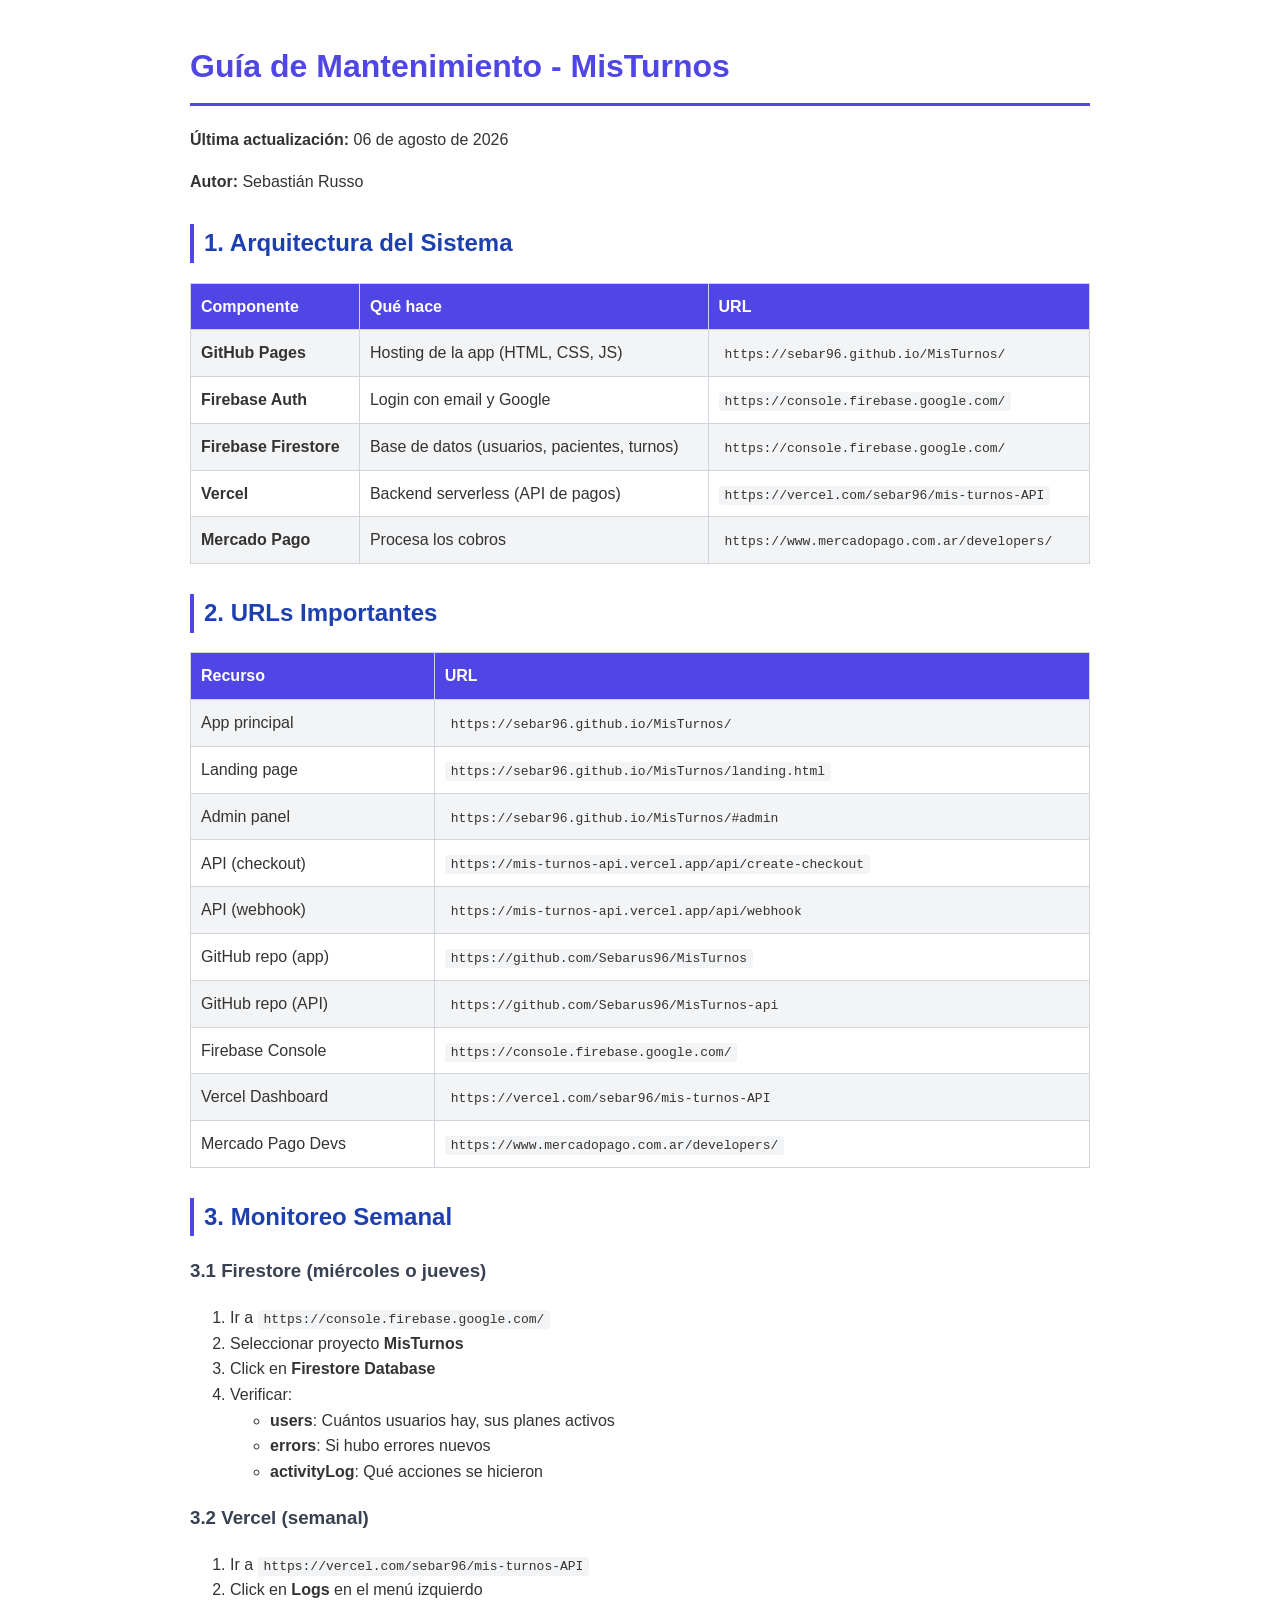
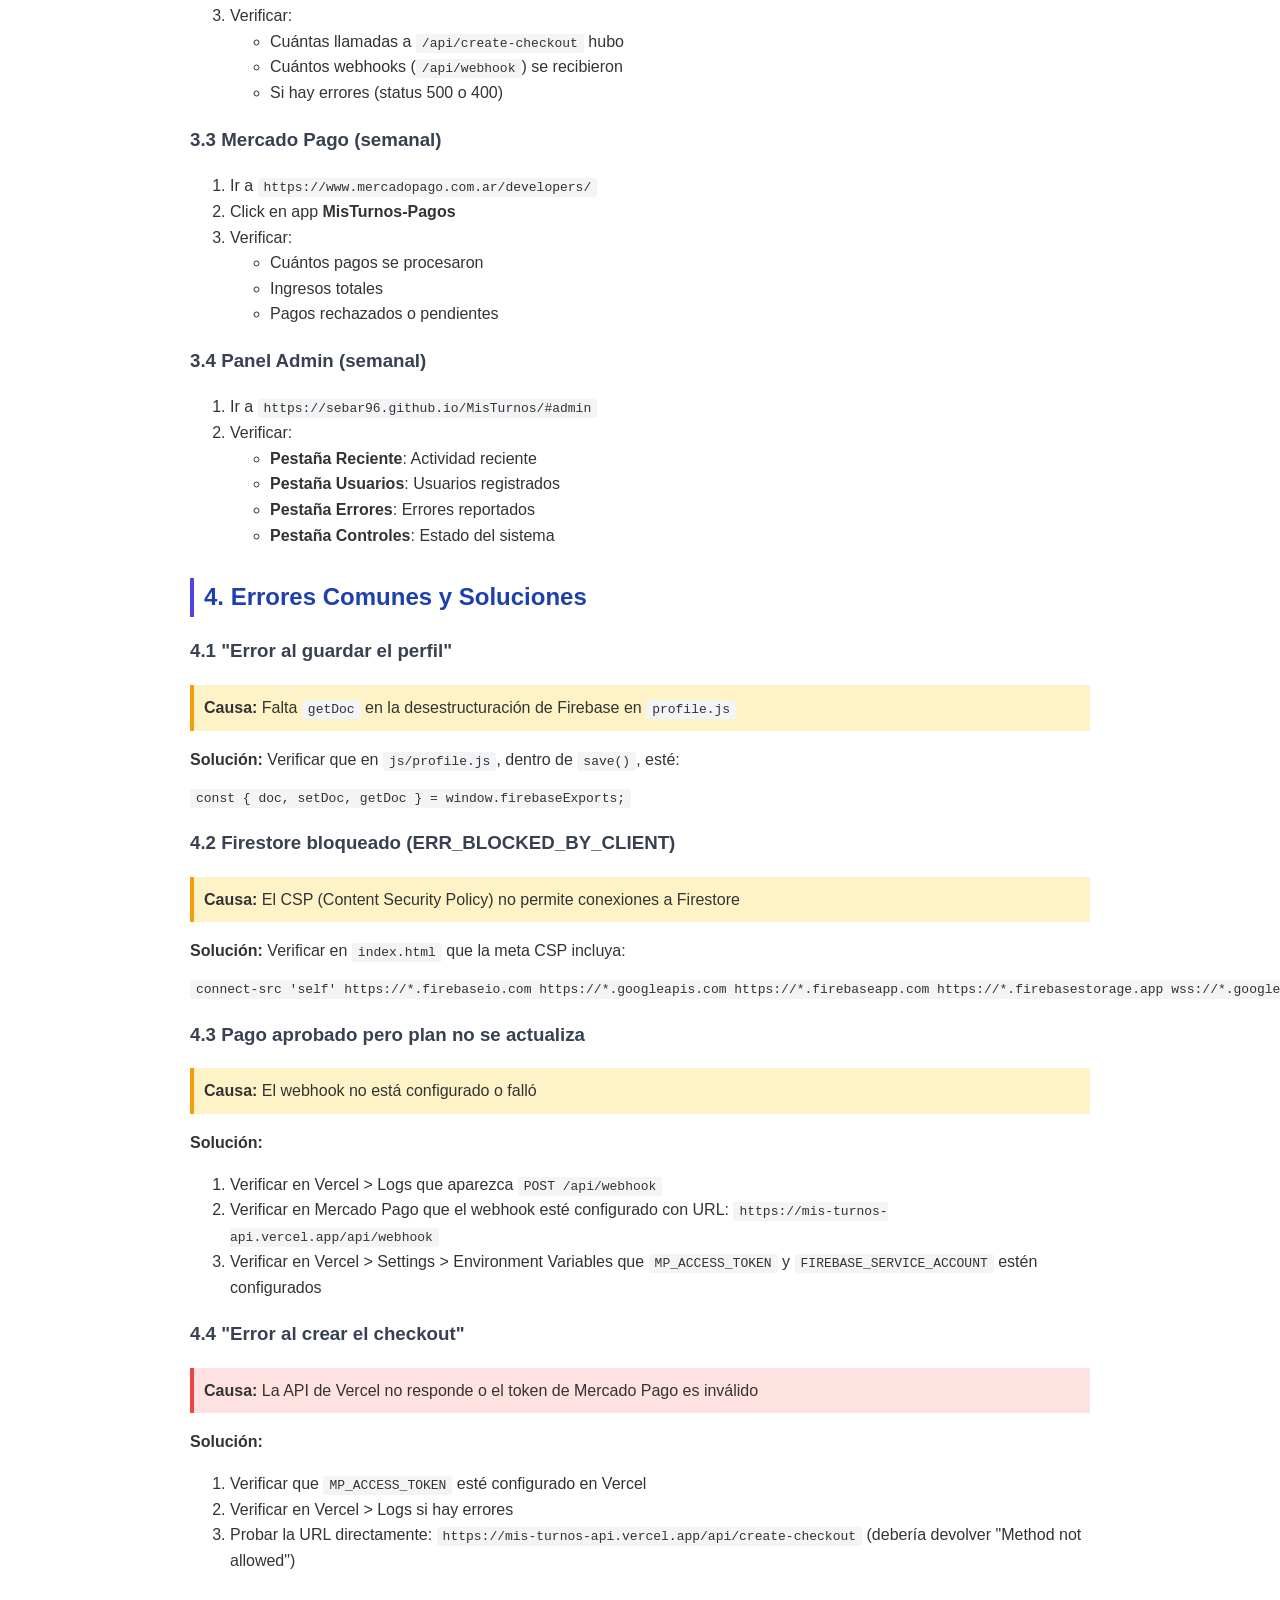
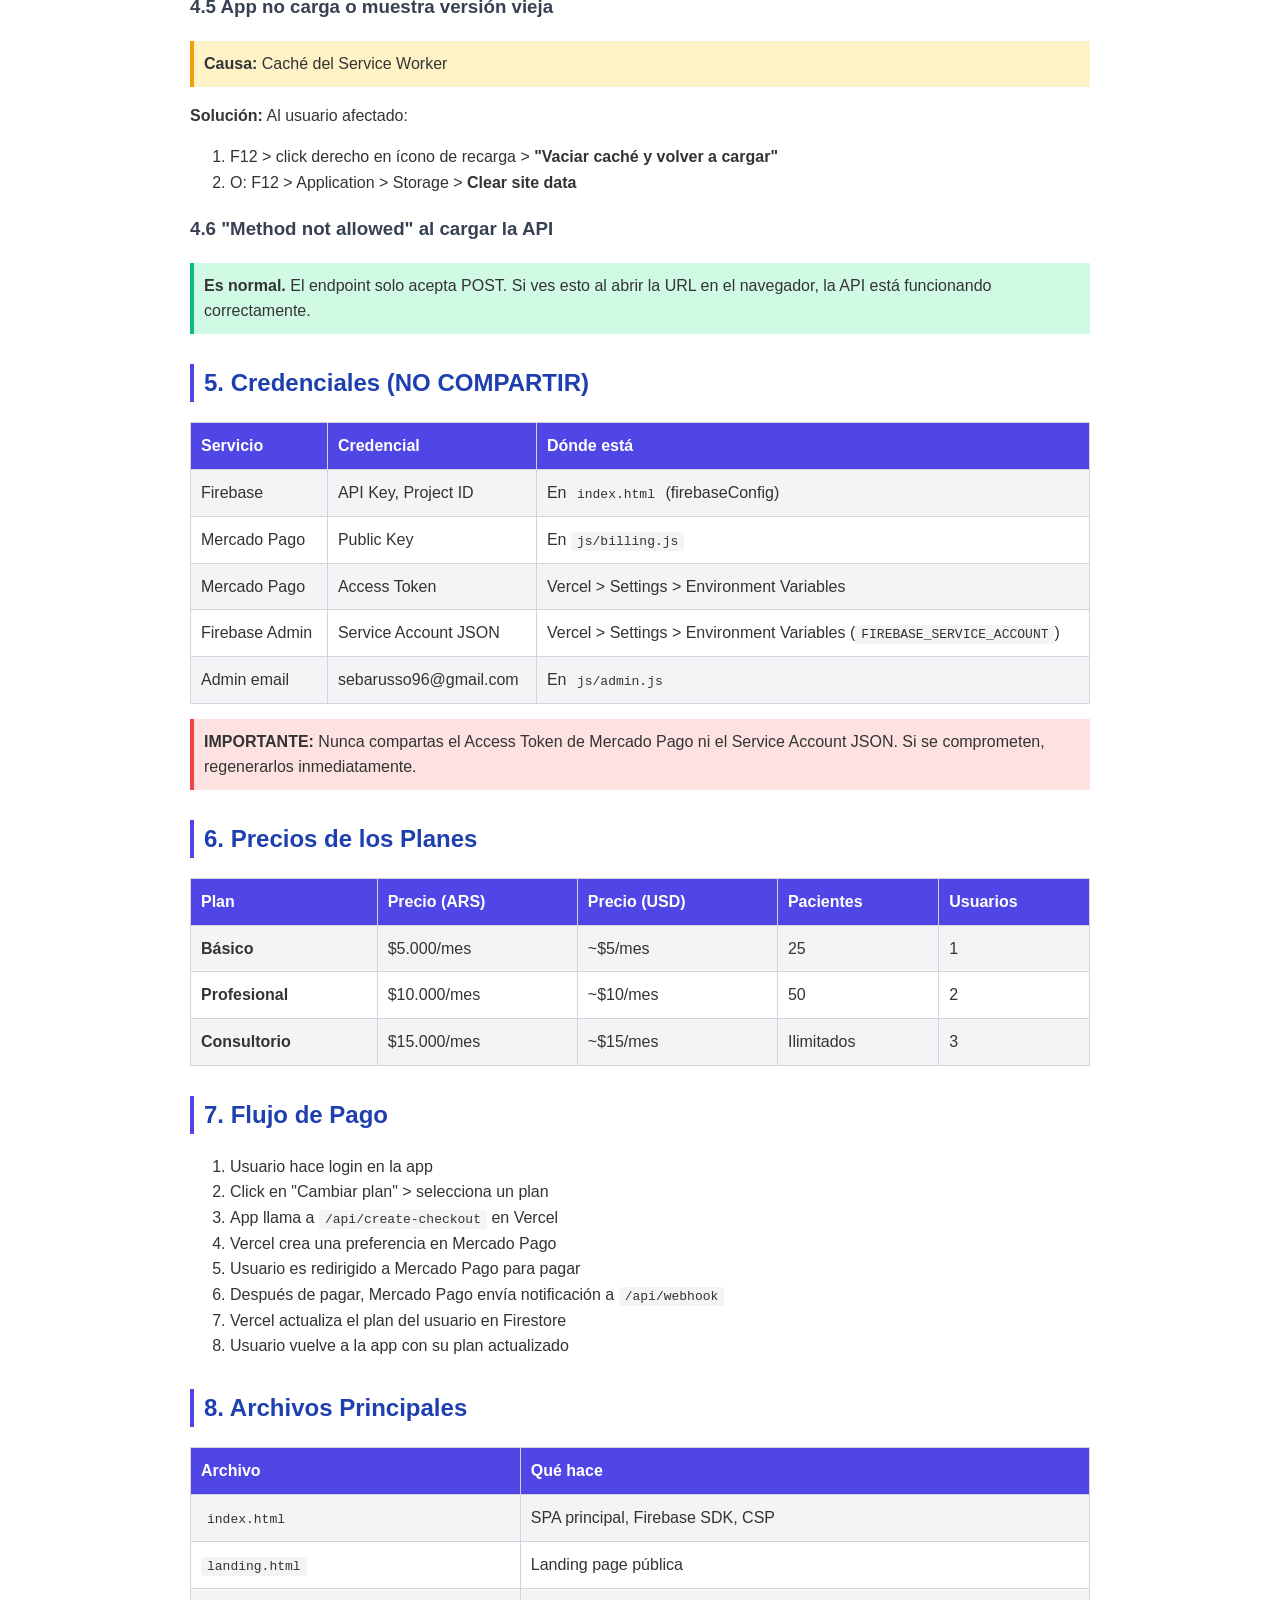
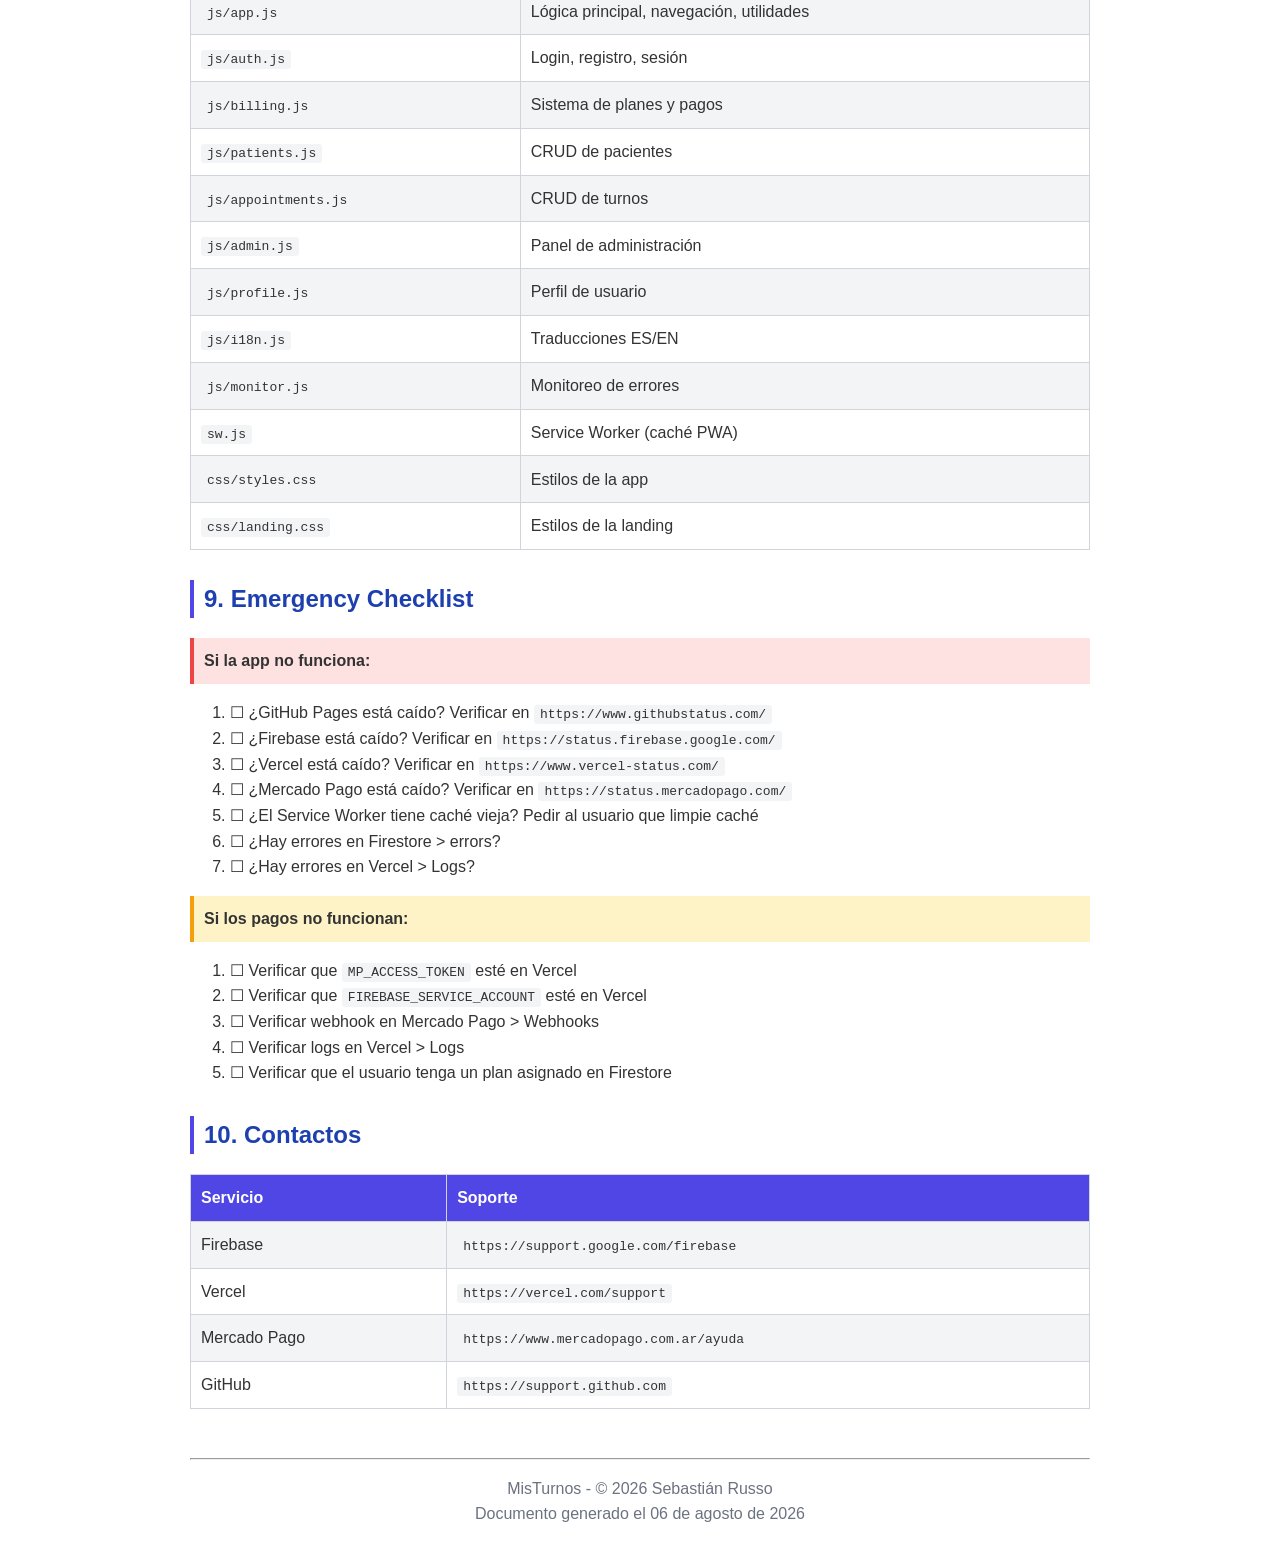
<file: guia-mantenimiento.html>
<!DOCTYPE html>
<html lang="es">
<head>
    <meta charset="UTF-8">
    <title>Guía de Mantenimiento - MisTurnos</title>
    <style>
        body { font-family: Arial, sans-serif; max-width: 900px; margin: 0 auto; padding: 20px; color: #333; line-height: 1.6; }
        h1 { color: #4f46e5; border-bottom: 3px solid #4f46e5; padding-bottom: 10px; }
        h2 { color: #1e40af; margin-top: 30px; border-left: 4px solid #4f46e5; padding-left: 10px; }
        h3 { color: #374151; }
        table { width: 100%; border-collapse: collapse; margin: 15px 0; }
        th, td { border: 1px solid #d1d5db; padding: 10px; text-align: left; }
        th { background-color: #4f46e5; color: white; }
        tr:nth-child(even) { background-color: #f3f4f6; }
        .url { font-family: monospace; background: #f3f4f6; padding: 2px 6px; border-radius: 3px; }
        .warning { background: #fef3c7; border-left: 4px solid #f59e0b; padding: 10px; margin: 10px 0; }
        .danger { background: #fee2e2; border-left: 4px solid #ef4444; padding: 10px; margin: 10px 0; }
        .success { background: #d1fae5; border-left: 4px solid #10b981; padding: 10px; margin: 10px 0; }
        code { background: #f3f4f6; padding: 2px 6px; border-radius: 3px; font-family: monospace; }
        @media print { body { padding: 0; } }
    </style>
</head>
<body>

<h1>Guía de Mantenimiento - MisTurnos</h1>
<p><strong>Última actualización:</strong> 06 de agosto de 2026</p>
<p><strong>Autor:</strong> Sebastián Russo</p>

<h2>1. Arquitectura del Sistema</h2>

<table>
    <tr>
        <th>Componente</th>
        <th>Qué hace</th>
        <th>URL</th>
    </tr>
    <tr>
        <td><strong>GitHub Pages</strong></td>
        <td>Hosting de la app (HTML, CSS, JS)</td>
        <td><span class="url">https://sebar96.github.io/MisTurnos/</span></td>
    </tr>
    <tr>
        <td><strong>Firebase Auth</strong></td>
        <td>Login con email y Google</td>
        <td><span class="url">https://console.firebase.google.com/</span></td>
    </tr>
    <tr>
        <td><strong>Firebase Firestore</strong></td>
        <td>Base de datos (usuarios, pacientes, turnos)</td>
        <td><span class="url">https://console.firebase.google.com/</span></td>
    </tr>
    <tr>
        <td><strong>Vercel</strong></td>
        <td>Backend serverless (API de pagos)</td>
        <td><span class="url">https://vercel.com/sebar96/mis-turnos-API</span></td>
    </tr>
    <tr>
        <td><strong>Mercado Pago</strong></td>
        <td>Procesa los cobros</td>
        <td><span class="url">https://www.mercadopago.com.ar/developers/</span></td>
    </tr>
</table>

<h2>2. URLs Importantes</h2>

<table>
    <tr>
        <th>Recurso</th>
        <th>URL</th>
    </tr>
    <tr>
        <td>App principal</td>
        <td><span class="url">https://sebar96.github.io/MisTurnos/</span></td>
    </tr>
    <tr>
        <td>Landing page</td>
        <td><span class="url">https://sebar96.github.io/MisTurnos/landing.html</span></td>
    </tr>
    <tr>
        <td>Admin panel</td>
        <td><span class="url">https://sebar96.github.io/MisTurnos/#admin</span></td>
    </tr>
    <tr>
        <td>API (checkout)</td>
        <td><span class="url">https://mis-turnos-api.vercel.app/api/create-checkout</span></td>
    </tr>
    <tr>
        <td>API (webhook)</td>
        <td><span class="url">https://mis-turnos-api.vercel.app/api/webhook</span></td>
    </tr>
    <tr>
        <td>GitHub repo (app)</td>
        <td><span class="url">https://github.com/Sebarus96/MisTurnos</span></td>
    </tr>
    <tr>
        <td>GitHub repo (API)</td>
        <td><span class="url">https://github.com/Sebarus96/MisTurnos-api</span></td>
    </tr>
    <tr>
        <td>Firebase Console</td>
        <td><span class="url">https://console.firebase.google.com/</span></td>
    </tr>
    <tr>
        <td>Vercel Dashboard</td>
        <td><span class="url">https://vercel.com/sebar96/mis-turnos-API</span></td>
    </tr>
    <tr>
        <td>Mercado Pago Devs</td>
        <td><span class="url">https://www.mercadopago.com.ar/developers/</span></td>
    </tr>
</table>

<h2>3. Monitoreo Semanal</h2>

<h3>3.1 Firestore (miércoles o jueves)</h3>
<ol>
    <li>Ir a <span class="url">https://console.firebase.google.com/</span></li>
    <li>Seleccionar proyecto <strong>MisTurnos</strong></li>
    <li>Click en <strong>Firestore Database</strong></li>
    <li>Verificar:
        <ul>
            <li><strong>users</strong>: Cuántos usuarios hay, sus planes activos</li>
            <li><strong>errors</strong>: Si hubo errores nuevos</li>
            <li><strong>activityLog</strong>: Qué acciones se hicieron</li>
        </ul>
    </li>
</ol>

<h3>3.2 Vercel (semanal)</h3>
<ol>
    <li>Ir a <span class="url">https://vercel.com/sebar96/mis-turnos-API</span></li>
    <li>Click en <strong>Logs</strong> en el menú izquierdo</li>
    <li>Verificar:
        <ul>
            <li>Cuántas llamadas a <code>/api/create-checkout</code> hubo</li>
            <li>Cuántos webhooks (<code>/api/webhook</code>) se recibieron</li>
            <li>Si hay errores (status 500 o 400)</li>
        </ul>
    </li>
</ol>

<h3>3.3 Mercado Pago (semanal)</h3>
<ol>
    <li>Ir a <span class="url">https://www.mercadopago.com.ar/developers/</span></li>
    <li>Click en app <strong>MisTurnos-Pagos</strong></li>
    <li>Verificar:
        <ul>
            <li>Cuántos pagos se procesaron</li>
            <li>Ingresos totales</li>
            <li>Pagos rechazados o pendientes</li>
        </ul>
    </li>
</ol>

<h3>3.4 Panel Admin (semanal)</h3>
<ol>
    <li>Ir a <span class="url">https://sebar96.github.io/MisTurnos/#admin</span></li>
    <li>Verificar:
        <ul>
            <li><strong>Pestaña Reciente</strong>: Actividad reciente</li>
            <li><strong>Pestaña Usuarios</strong>: Usuarios registrados</li>
            <li><strong>Pestaña Errores</strong>: Errores reportados</li>
            <li><strong>Pestaña Controles</strong>: Estado del sistema</li>
        </ul>
    </li>
</ol>

<h2>4. Errores Comunes y Soluciones</h2>

<h3>4.1 "Error al guardar el perfil"</h3>
<div class="warning">
    <strong>Causa:</strong> Falta <code>getDoc</code> en la desestructuración de Firebase en <code>profile.js</code>
</div>
<p><strong>Solución:</strong> Verificar que en <code>js/profile.js</code>, dentro de <code>save()</code>, esté:</p>
<pre><code>const { doc, setDoc, getDoc } = window.firebaseExports;</code></pre>

<h3>4.2 Firestore bloqueado (ERR_BLOCKED_BY_CLIENT)</h3>
<div class="warning">
    <strong>Causa:</strong> El CSP (Content Security Policy) no permite conexiones a Firestore
</div>
<p><strong>Solución:</strong> Verificar en <code>index.html</code> que la meta CSP incluya:</p>
<pre><code>connect-src 'self' https://*.firebaseio.com https://*.googleapis.com https://*.firebaseapp.com https://*.firebasestorage.app wss://*.googleapis.com https://mis-turnos-api.vercel.app;</code></pre>

<h3>4.3 Pago aprobado pero plan no se actualiza</h3>
<div class="warning">
    <strong>Causa:</strong> El webhook no está configurado o falló
</div>
<p><strong>Solución:</strong></p>
<ol>
    <li>Verificar en Vercel > Logs que aparezca <code>POST /api/webhook</code></li>
    <li>Verificar en Mercado Pago que el webhook esté configurado con URL: <code>https://mis-turnos-api.vercel.app/api/webhook</code></li>
    <li>Verificar en Vercel > Settings > Environment Variables que <code>MP_ACCESS_TOKEN</code> y <code>FIREBASE_SERVICE_ACCOUNT</code> estén configurados</li>
</ol>

<h3>4.4 "Error al crear el checkout"</h3>
<div class="danger">
    <strong>Causa:</strong> La API de Vercel no responde o el token de Mercado Pago es inválido
</div>
<p><strong>Solución:</strong></p>
<ol>
    <li>Verificar que <code>MP_ACCESS_TOKEN</code> esté configurado en Vercel</li>
    <li>Verificar en Vercel > Logs si hay errores</li>
    <li>Probar la URL directamente: <code>https://mis-turnos-api.vercel.app/api/create-checkout</code> (debería devolver "Method not allowed")</li>
</ol>

<h3>4.5 App no carga o muestra versión vieja</h3>
<div class="warning">
    <strong>Causa:</strong> Caché del Service Worker
</div>
<p><strong>Solución:</strong> Al usuario afectado:</p>
<ol>
    <li>F12 > click derecho en ícono de recarga > <strong>"Vaciar caché y volver a cargar"</strong></li>
    <li>O: F12 > Application > Storage > <strong>Clear site data</strong></li>
</ol>

<h3>4.6 "Method not allowed" al cargar la API</h3>
<div class="success">
    <strong>Es normal.</strong> El endpoint solo acepta POST. Si ves esto al abrir la URL en el navegador, la API está funcionando correctamente.
</div>

<h2>5. Credenciales (NO COMPARTIR)</h2>

<table>
    <tr>
        <th>Servicio</th>
        <th>Credencial</th>
        <th>Dónde está</th>
    </tr>
    <tr>
        <td>Firebase</td>
        <td>API Key, Project ID</td>
        <td>En <code>index.html</code> (firebaseConfig)</td>
    </tr>
    <tr>
        <td>Mercado Pago</td>
        <td>Public Key</td>
        <td>En <code>js/billing.js</code></td>
    </tr>
    <tr>
        <td>Mercado Pago</td>
        <td>Access Token</td>
        <td>Vercel > Settings > Environment Variables</td>
    </tr>
    <tr>
        <td>Firebase Admin</td>
        <td>Service Account JSON</td>
        <td>Vercel > Settings > Environment Variables (<code>FIREBASE_SERVICE_ACCOUNT</code>)</td>
    </tr>
    <tr>
        <td>Admin email</td>
        <td>sebarusso96@gmail.com</td>
        <td>En <code>js/admin.js</code></td>
    </tr>
</table>

<div class="danger">
    <strong>IMPORTANTE:</strong> Nunca compartas el Access Token de Mercado Pago ni el Service Account JSON. Si se comprometen, regenerarlos inmediatamente.
</div>

<h2>6. Precios de los Planes</h2>

<table>
    <tr>
        <th>Plan</th>
        <th>Precio (ARS)</th>
        <th>Precio (USD)</th>
        <th>Pacientes</th>
        <th>Usuarios</th>
    </tr>
    <tr>
        <td><strong>Básico</strong></td>
        <td>$5.000/mes</td>
        <td>~$5/mes</td>
        <td>25</td>
        <td>1</td>
    </tr>
    <tr>
        <td><strong>Profesional</strong></td>
        <td>$10.000/mes</td>
        <td>~$10/mes</td>
        <td>50</td>
        <td>2</td>
    </tr>
    <tr>
        <td><strong>Consultorio</strong></td>
        <td>$15.000/mes</td>
        <td>~$15/mes</td>
        <td>Ilimitados</td>
        <td>3</td>
    </tr>
</table>

<h2>7. Flujo de Pago</h2>

<ol>
    <li>Usuario hace login en la app</li>
    <li>Click en "Cambiar plan" > selecciona un plan</li>
    <li>App llama a <code>/api/create-checkout</code> en Vercel</li>
    <li>Vercel crea una preferencia en Mercado Pago</li>
    <li>Usuario es redirigido a Mercado Pago para pagar</li>
    <li>Después de pagar, Mercado Pago envía notificación a <code>/api/webhook</code></li>
    <li>Vercel actualiza el plan del usuario en Firestore</li>
    <li>Usuario vuelve a la app con su plan actualizado</li>
</ol>

<h2>8. Archivos Principales</h2>

<table>
    <tr>
        <th>Archivo</th>
        <th>Qué hace</th>
    </tr>
    <tr>
        <td><code>index.html</code></td>
        <td>SPA principal, Firebase SDK, CSP</td>
    </tr>
    <tr>
        <td><code>landing.html</code></td>
        <td>Landing page pública</td>
    </tr>
    <tr>
        <td><code>js/app.js</code></td>
        <td>Lógica principal, navegación, utilidades</td>
    </tr>
    <tr>
        <td><code>js/auth.js</code></td>
        <td>Login, registro, sesión</td>
    </tr>
    <tr>
        <td><code>js/billing.js</code></td>
        <td>Sistema de planes y pagos</td>
    </tr>
    <tr>
        <td><code>js/patients.js</code></td>
        <td>CRUD de pacientes</td>
    </tr>
    <tr>
        <td><code>js/appointments.js</code></td>
        <td>CRUD de turnos</td>
    </tr>
    <tr>
        <td><code>js/admin.js</code></td>
        <td>Panel de administración</td>
    </tr>
    <tr>
        <td><code>js/profile.js</code></td>
        <td>Perfil de usuario</td>
    </tr>
    <tr>
        <td><code>js/i18n.js</code></td>
        <td>Traducciones ES/EN</td>
    </tr>
    <tr>
        <td><code>js/monitor.js</code></td>
        <td>Monitoreo de errores</td>
    </tr>
    <tr>
        <td><code>sw.js</code></td>
        <td>Service Worker (caché PWA)</td>
    </tr>
    <tr>
        <td><code>css/styles.css</code></td>
        <td>Estilos de la app</td>
    </tr>
    <tr>
        <td><code>css/landing.css</code></td>
        <td>Estilos de la landing</td>
    </tr>
</table>

<h2>9. Emergency Checklist</h2>

<div class="danger">
    <strong>Si la app no funciona:</strong>
</div>

<ol>
    <li>☐ ¿GitHub Pages está caído? Verificar en <span class="url">https://www.githubstatus.com/</span></li>
    <li>☐ ¿Firebase está caído? Verificar en <span class="url">https://status.firebase.google.com/</span></li>
    <li>☐ ¿Vercel está caído? Verificar en <span class="url">https://www.vercel-status.com/</span></li>
    <li>☐ ¿Mercado Pago está caído? Verificar en <span class="url">https://status.mercadopago.com/</span></li>
    <li>☐ ¿El Service Worker tiene caché vieja? Pedir al usuario que limpie caché</li>
    <li>☐ ¿Hay errores en Firestore > errors?</li>
    <li>☐ ¿Hay errores en Vercel > Logs?</li>
</ol>

<div class="warning">
    <strong>Si los pagos no funcionan:</strong>
</div>

<ol>
    <li>☐ Verificar que <code>MP_ACCESS_TOKEN</code> esté en Vercel</li>
    <li>☐ Verificar que <code>FIREBASE_SERVICE_ACCOUNT</code> esté en Vercel</li>
    <li>☐ Verificar webhook en Mercado Pago > Webhooks</li>
    <li>☐ Verificar logs en Vercel > Logs</li>
    <li>☐ Verificar que el usuario tenga un plan asignado en Firestore</li>
</ol>

<h2>10. Contactos</h2>

<table>
    <tr>
        <th>Servicio</th>
        <th>Soporte</th>
    </tr>
    <tr>
        <td>Firebase</td>
        <td><span class="url">https://support.google.com/firebase</span></td>
    </tr>
    <tr>
        <td>Vercel</td>
        <td><span class="url">https://vercel.com/support</span></td>
    </tr>
    <tr>
        <td>Mercado Pago</td>
        <td><span class="url">https://www.mercadopago.com.ar/ayuda</span></td>
    </tr>
    <tr>
        <td>GitHub</td>
        <td><span class="url">https://support.github.com</span></td>
    </tr>
</table>

<br>
<hr>
<p style="text-align: center; color: #6b7280;">
    MisTurnos - © 2026 Sebastián Russo<br>
    Documento generado el 06 de agosto de 2026
</p>

</body>
</html>
</file>
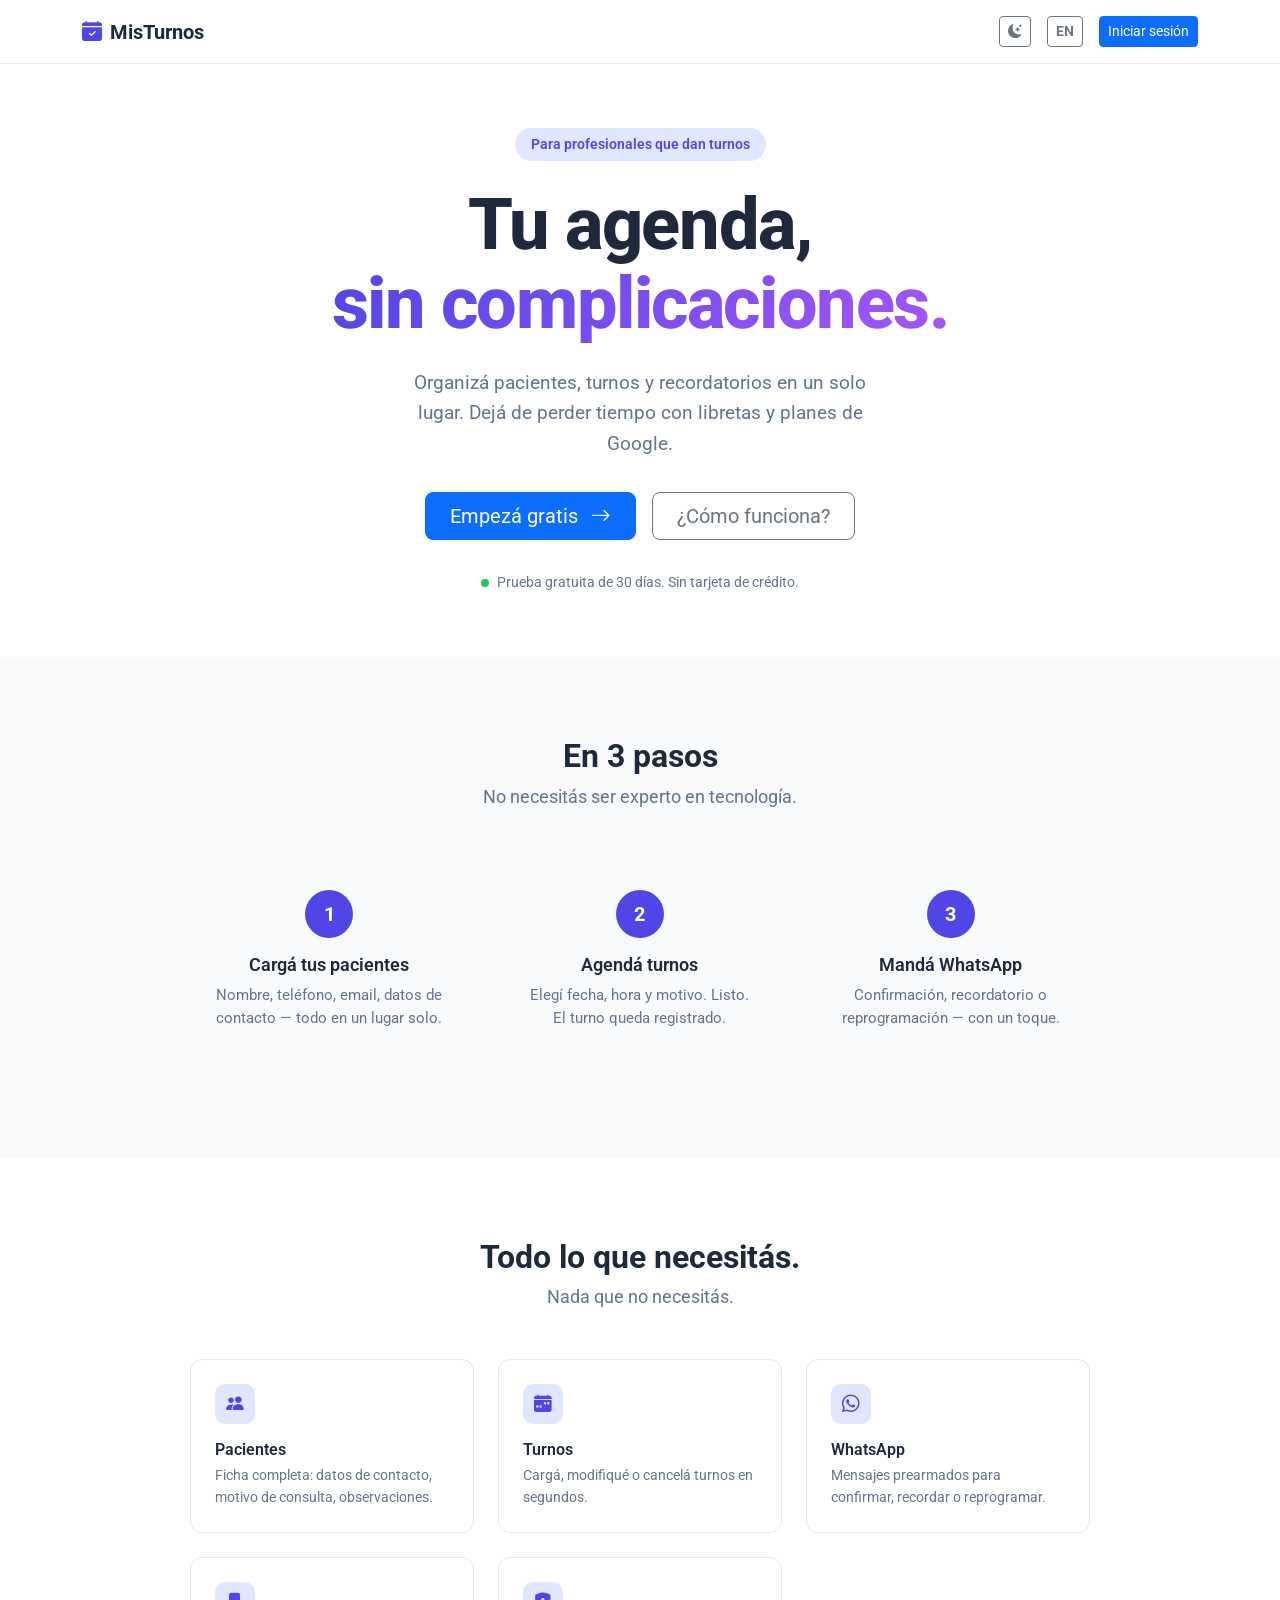
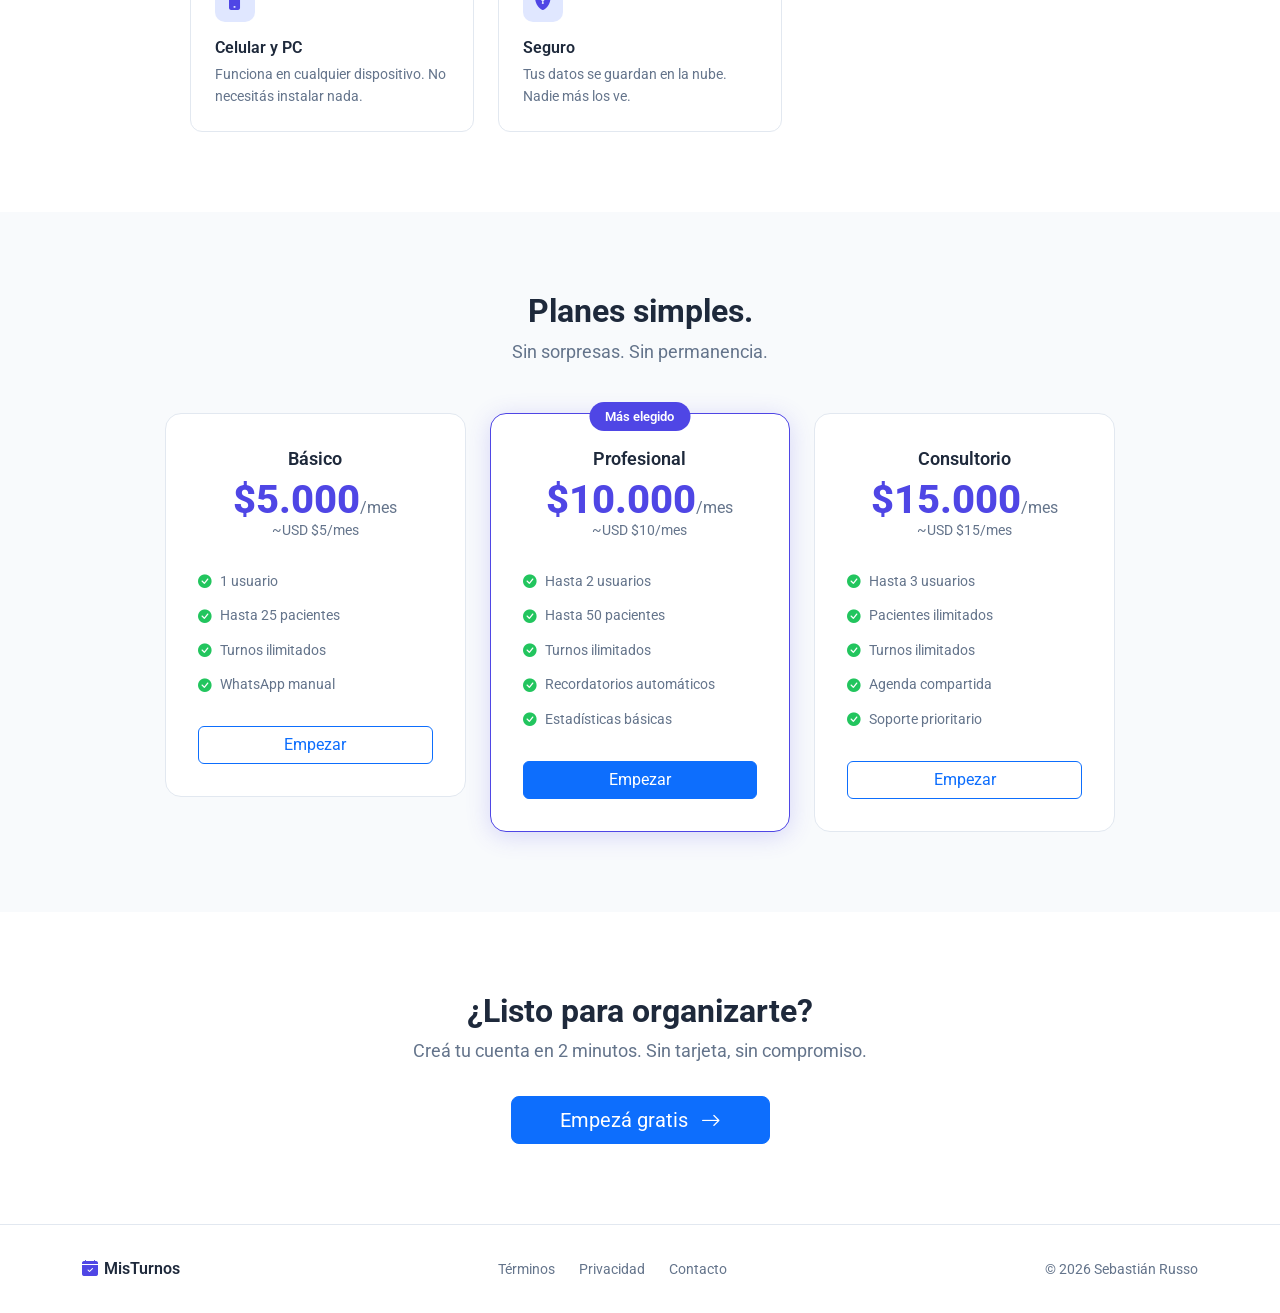
<file: landing.html>
<!DOCTYPE html>
<html lang="es" data-bs-theme="light">
<head>
    <meta charset="UTF-8">
    <meta name="viewport" content="width=device-width, initial-scale=1.0">
    <title>MisTurnos - Smart scheduling for professionals</title>
    <meta name="description" content="Manage your appointments, patients and reminders in one place. Simple, fast, secure.">
    <link rel="icon" href="img/favicon.ico" type="image/x-icon">
    <link rel="apple-touch-icon" href="img/icon-192.png">
    <link rel="stylesheet" href="https://cdn.jsdelivr.net/npm/bootstrap@5.3.3/dist/css/bootstrap.min.css">
    <link rel="stylesheet" href="https://cdn.jsdelivr.net/npm/bootstrap-icons@1.11.3/font/bootstrap-icons.min.css">
    <link rel="preconnect" href="https://fonts.googleapis.com">
    <link rel="preconnect" href="https://fonts.gstatic.com" crossorigin>
    <link href="https://fonts.googleapis.com/css2?family=Roboto:wght@400;500;700;900&display=swap" rel="stylesheet">
    <link rel="stylesheet" href="css/landing.css">
</head>
<body>

    <nav class="landing-nav">
        <div class="container d-flex justify-content-between align-items-center">
            <a href="#" class="logo">
                <i class="bi bi-calendar-check-fill"></i>
                <span>MisTurnos</span>
            </a>
            <div class="d-flex align-items-center gap-3">
                <button class="btn btn-sm btn-outline-secondary" onclick="toggleTheme()">
                    <i class="bi bi-moon-stars-fill"></i>
                </button>
                <button class="btn btn-sm btn-outline-secondary fw-bold" id="langToggle" onclick="toggleLang()">EN</button>
                <a href="index.html" class="btn btn-sm btn-primary" data-i18n="nav.login">Iniciar sesión</a>
            </div>
        </div>
    </nav>

    <section class="hero">
        <div class="container">
            <div class="hero-content">
                <div class="hero-badge" data-i18n="hero.badge">Para profesionales que dan turnos</div>
                <h1><span data-i18n="hero.title1">Tu agenda,</span><br><span class="text-gradient" data-i18n="hero.title2">sin complicaciones.</span></h1>
                <p class="hero-subtitle" data-i18n="hero.subtitle">
                    Organizá pacientes, turnos y recordatorios en un solo lugar.
                    Dejá de perder tiempo con libretas y planes de Google.
                </p>
                <div class="hero-actions">
                    <a href="index.html" class="btn btn-primary btn-lg px-4">
                        <span data-i18n="hero.cta">Empezá gratis</span>
                        <i class="bi bi-arrow-right ms-2"></i>
                    </a>
                    <a href="#como-funciona" class="btn btn-outline-secondary btn-lg px-4" data-i18n="hero.how">¿Cómo funciona?</a>
                </div>
                <div class="hero-proof">
                    <span class="proof-dot"></span>
                    <span data-i18n="hero.trial">Prueba gratuita de 30 días. Sin tarjeta de crédito.</span>
                </div>
            </div>
        </div>
    </section>

    <section class="how-it-works" id="como-funciona">
        <div class="container">
            <div class="section-header">
                <h2 data-i18n="steps.title">En 3 pasos</h2>
                <p data-i18n="steps.subtitle">No necesitás ser experto en tecnología.</p>
            </div>
            <div class="steps-grid">
                <div class="step-card">
                    <div class="step-number">1</div>
                    <h3 data-i18n="steps.s1.title">Cargá tus pacientes</h3>
                    <p data-i18n="steps.s1.desc">Nombre, obra social, alergias, medicación — todo en un lugar solo.</p>
                </div>
                <div class="step-card">
                    <div class="step-number">2</div>
                    <h3 data-i18n="steps.s2.title">Agendá turnos</h3>
                    <p data-i18n="steps.s2.desc">Elegí fecha, hora y motivo. Listo. El turno queda registrado.</p>
                </div>
                <div class="step-card">
                    <div class="step-number">3</div>
                    <h3 data-i18n="steps.s3.title">Mandá WhatsApp</h3>
                    <p data-i18n="steps.s3.desc">Confirmación, recordatorio o reprogramación — con un toque.</p>
                </div>
            </div>
        </div>
    </section>

    <section class="features">
        <div class="container">
            <div class="section-header">
                <h2 data-i18n="features.title">Todo lo que necesitás.</h2>
                <p data-i18n="features.subtitle">Nada que no necesitás.</p>
            </div>
            <div class="features-grid">
                <div class="feature-card">
                    <div class="feature-icon"><i class="bi bi-people-fill"></i></div>
                    <h4 data-i18n="features.f1.title">Pacientes</h4>
                    <p data-i18n="features.f1.desc">Historial completo: datos, alergias, medicación, observaciones.</p>
                </div>
                <div class="feature-card">
                    <div class="feature-icon"><i class="bi bi-calendar-week-fill"></i></div>
                    <h4 data-i18n="features.f2.title">Turnos</h4>
                    <p data-i18n="features.f2.desc">Cargá, modifiqué o cancelá turnos en segundos.</p>
                </div>
                <div class="feature-card">
                    <div class="feature-icon"><i class="bi bi-whatsapp"></i></div>
                    <h4>WhatsApp</h4>
                    <p data-i18n="features.f3.desc">Mensajes prearmados para confirmar, recordar o reprogramar.</p>
                </div>
                <div class="feature-card">
                    <div class="feature-icon"><i class="bi bi-phone-fill"></i></div>
                    <h4 data-i18n="features.f5.title">Celular y PC</h4>
                    <p data-i18n="features.f5.desc">Funciona en cualquier dispositivo. No necesitás instalar nada.</p>
                </div>
                <div class="feature-card">
                    <div class="feature-icon"><i class="bi bi-shield-lock-fill"></i></div>
                    <h4 data-i18n="features.f6.title">Seguro</h4>
                    <p data-i18n="features.f6.desc">Tus datos se guardan en la nube. Nadie más los ve.</p>
                </div>
            </div>
        </div>
    </section>

    <section class="pricing" id="planes">
        <div class="container">
            <div class="section-header">
                <h2 data-i18n="pricing.title">Planes simples.</h2>
                <p data-i18n="pricing.subtitle">Sin sorpresas. Sin permanencia.</p>
            </div>
            <div class="pricing-grid">
                <div class="price-card">
                    <div class="price-name">Básico</div>
                    <div class="price-amount">$5.000<span>/mes</span></div>
                    <div class="price-usd">~USD $5/mes</div>
                    <ul class="price-features">
                        <li><i class="bi bi-check-circle-fill"></i> <span data-i18n="pricing.b1">1 usuario</span></li>
                        <li><i class="bi bi-check-circle-fill"></i> <span data-i18n="pricing.b2">Hasta 25 pacientes</span></li>
                        <li><i class="bi bi-check-circle-fill"></i> <span data-i18n="pricing.b3">Turnos ilimitados</span></li>
                        <li><i class="bi bi-check-circle-fill"></i> <span data-i18n="pricing.b4">WhatsApp manual</span></li>
                    </ul>
                    <a href="index.html" class="btn btn-outline-primary w-100" data-i18n="pricing.cta">Empezar</a>
                </div>
                <div class="price-card price-card--popular">
                    <div class="price-popular-badge" data-i18n="pricing.popular">Más elegido</div>
                    <div class="price-name">Profesional</div>
                    <div class="price-amount">$10.000<span>/mes</span></div>
                    <div class="price-usd">~USD $10/mes</div>
                    <ul class="price-features">
                        <li><i class="bi bi-check-circle-fill"></i> <span data-i18n="pricing.p1">Hasta 2 usuarios</span></li>
                        <li><i class="bi bi-check-circle-fill"></i> <span data-i18n="pricing.p2">Hasta 50 pacientes</span></li>
                        <li><i class="bi bi-check-circle-fill"></i> <span data-i18n="pricing.b3">Turnos ilimitados</span></li>
                        <li><i class="bi bi-check-circle-fill"></i> <span data-i18n="pricing.p4">Recordatorios automáticos</span></li>
                        <li><i class="bi bi-check-circle-fill"></i> <span data-i18n="pricing.p5">Estadísticas básicas</span></li>
                    </ul>
                    <a href="index.html" class="btn btn-primary w-100" data-i18n="pricing.cta">Empezar</a>
                </div>
                <div class="price-card">
                    <div class="price-name">Consultorio</div>
                    <div class="price-amount">$15.000<span>/mes</span></div>
                    <div class="price-usd">~USD $15/mes</div>
                    <ul class="price-features">
                        <li><i class="bi bi-check-circle-fill"></i> <span data-i18n="pricing.c1">Hasta 3 usuarios</span></li>
                        <li><i class="bi bi-check-circle-fill"></i> <span data-i18n="pricing.c2">Pacientes ilimitados</span></li>
                        <li><i class="bi bi-check-circle-fill"></i> <span data-i18n="pricing.b3">Turnos ilimitados</span></li>
                        <li><i class="bi bi-check-circle-fill"></i> <span data-i18n="pricing.c4">Agenda compartida</span></li>
                        <li><i class="bi bi-check-circle-fill"></i> <span data-i18n="pricing.c5">Soporte prioritario</span></li>
                    </ul>
                    <a href="index.html" class="btn btn-outline-primary w-100" data-i18n="pricing.cta">Empezar</a>
                </div>
            </div>
        </div>
    </section>

    <section class="cta">
        <div class="container text-center">
            <h2 data-i18n="cta.title">¿Listo para organizarte?</h2>
            <p class="cta-subtitle" data-i18n="cta.subtitle">Creá tu cuenta en 2 minutos. Sin tarjeta, sin compromiso.</p>
            <a href="index.html" class="btn btn-primary btn-lg px-5">
                <span data-i18n="hero.cta">Empezá gratis</span>
                <i class="bi bi-arrow-right ms-2"></i>
            </a>
        </div>
    </section>

    <footer class="landing-footer">
        <div class="container">
            <div class="d-flex flex-column flex-md-row justify-content-between align-items-center gap-3">
                <div class="footer-brand">
                    <i class="bi bi-calendar-check-fill"></i>
                    <span>MisTurnos</span>
                </div>
                <div class="footer-links">
                    <a href="terms.html" data-i18n="footer.terms">Términos</a>
                    <a href="privacy.html" data-i18n="footer.privacy">Privacidad</a>
                    <a href="mailto:ayuda.misturnos@gmail.com" data-i18n="footer.contact">Contacto</a>
                </div>
                <div class="footer-copy">
                    © 2026 Sebastián Russo
                </div>
            </div>
        </div>
    </footer>

    <script src="js/i18n.js?v=1"></script>
    <script>
        function toggleTheme() {
            const html = document.documentElement;
            const current = html.getAttribute('data-bs-theme');
            const next = current === 'dark' ? 'light' : 'dark';
            html.setAttribute('data-bs-theme', next);
            localStorage.setItem('theme', next);
        }

        function toggleLang() {
            if (typeof I18n !== 'undefined') {
                I18n.toggle();
            }
        }

        (function() {
            const saved = localStorage.getItem('theme');
            if (saved) document.documentElement.setAttribute('data-bs-theme', saved);
            if (typeof I18n !== 'undefined') I18n.init();
        })();
    </script>

</body>
</html>
</file>
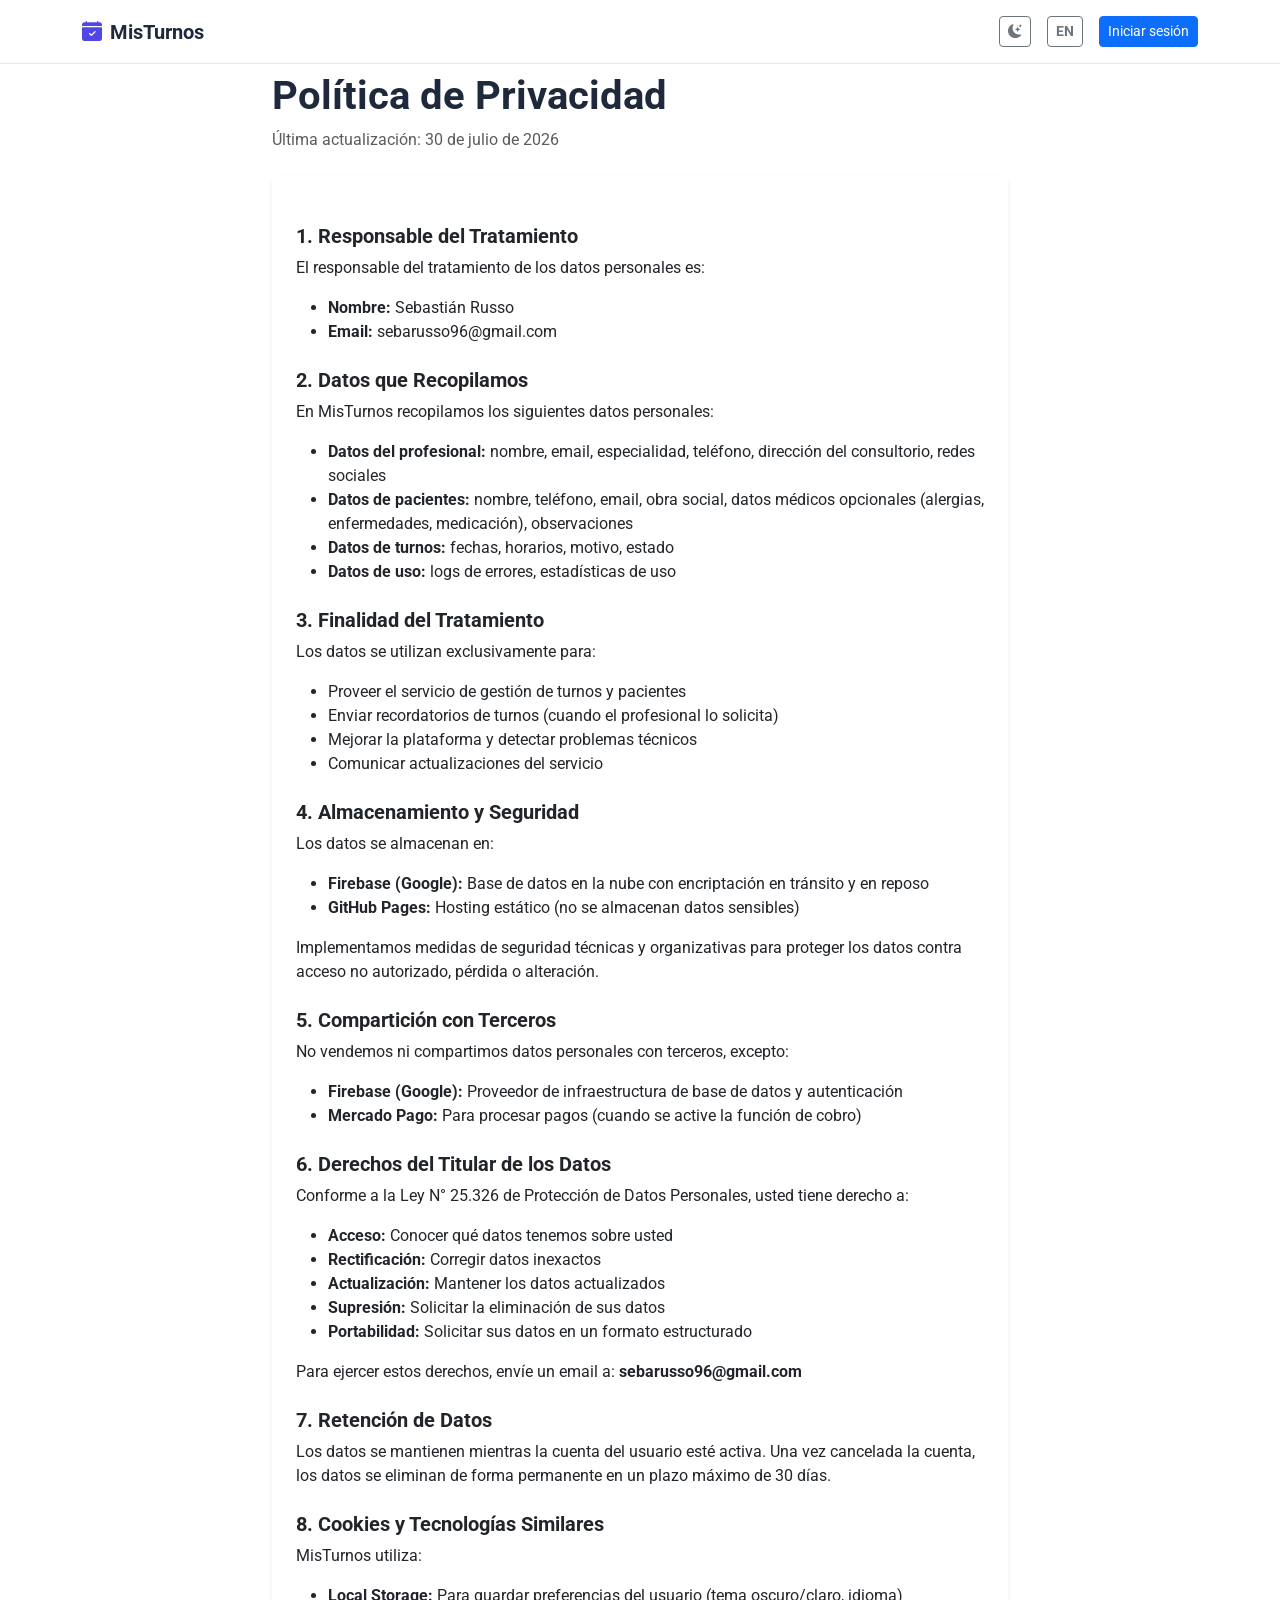
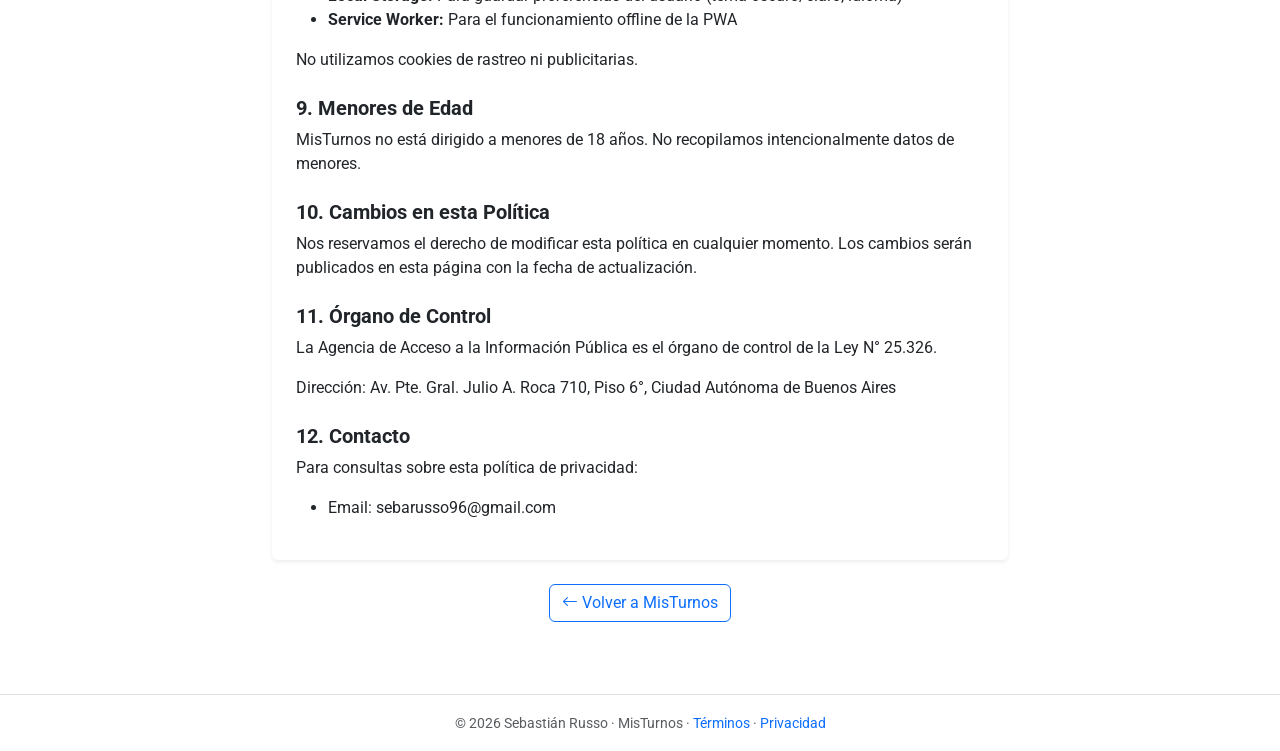
<file: privacy.html>
<!DOCTYPE html>
<html lang="es" data-bs-theme="light">
<head>
    <meta charset="UTF-8">
    <meta name="viewport" content="width=device-width, initial-scale=1.0">
    <meta name="robots" content="noindex, nofollow">
    <title>Política de Privacidad - MisTurnos</title>
    <link href="https://cdn.jsdelivr.net/npm/bootstrap@5.3.3/dist/css/bootstrap.min.css" rel="stylesheet">
    <link href="https://cdn.jsdelivr.net/npm/bootstrap-icons@1.11.3/font/bootstrap-icons.min.css" rel="stylesheet">
    <link href="https://fonts.googleapis.com/css2?family=Roboto:wght@400;500;700&display=swap" rel="stylesheet">
    <link href="css/landing.css" rel="stylesheet">
</head>
<body>
    <nav class="landing-nav">
        <div class="container d-flex justify-content-between align-items-center">
            <a href="landing.html" class="logo">
                <i class="bi bi-calendar-check-fill"></i>
                <span>MisTurnos</span>
            </a>
            <div class="d-flex align-items-center gap-3">
                <button class="btn btn-sm btn-outline-secondary" onclick="toggleTheme()"><i class="bi bi-moon-stars-fill"></i></button>
                <button class="btn btn-sm btn-outline-secondary fw-bold" id="langToggle" onclick="toggleLang()">EN</button>
                <a href="index.html" class="btn btn-sm btn-primary">Iniciar sesión</a>
            </div>
        </div>
    </nav>

    <div class="container py-5 mt-4">
        <div class="row justify-content-center">
            <div class="col-lg-8">

                <!-- ESPAÑOL -->
                <div id="lang-es">
                    <h1 class="fw-bold mb-2">Política de Privacidad</h1>
                    <p class="text-muted mb-4">Última actualización: 30 de julio de 2026</p>
                    <div class="card border-0 shadow-sm">
                        <div class="card-body p-4">
                            <h5 class="fw-bold mt-4">1. Responsable del Tratamiento</h5>
                            <p>El responsable del tratamiento de los datos personales es:</p>
                            <ul>
                                <li><strong>Nombre:</strong> Sebastián Russo</li>
                                <li><strong>Email:</strong> sebarusso96@gmail.com</li>
                            </ul>

                            <h5 class="fw-bold mt-4">2. Datos que Recopilamos</h5>
                            <p>En MisTurnos recopilamos los siguientes datos personales:</p>
                            <ul>
                                <li><strong>Datos del profesional:</strong> nombre, email, especialidad, teléfono, dirección del consultorio, redes sociales</li>
                                <li><strong>Datos de pacientes:</strong> nombre, teléfono, email, obra social, datos médicos opcionales (alergias, enfermedades, medicación), observaciones</li>
                                <li><strong>Datos de turnos:</strong> fechas, horarios, motivo, estado</li>
                                <li><strong>Datos de uso:</strong> logs de errores, estadísticas de uso</li>
                            </ul>

                            <h5 class="fw-bold mt-4">3. Finalidad del Tratamiento</h5>
                            <p>Los datos se utilizan exclusivamente para:</p>
                            <ul>
                                <li>Proveer el servicio de gestión de turnos y pacientes</li>
                                <li>Enviar recordatorios de turnos (cuando el profesional lo solicita)</li>
                                <li>Mejorar la plataforma y detectar problemas técnicos</li>
                                <li>Comunicar actualizaciones del servicio</li>
                            </ul>

                            <h5 class="fw-bold mt-4">4. Almacenamiento y Seguridad</h5>
                            <p>Los datos se almacenan en:</p>
                            <ul>
                                <li><strong>Firebase (Google):</strong> Base de datos en la nube con encriptación en tránsito y en reposo</li>
                                <li><strong>GitHub Pages:</strong> Hosting estático (no se almacenan datos sensibles)</li>
                            </ul>
                            <p>Implementamos medidas de seguridad técnicas y organizativas para proteger los datos contra acceso no autorizado, pérdida o alteración.</p>

                            <h5 class="fw-bold mt-4">5. Compartición con Terceros</h5>
                            <p>No vendemos ni compartimos datos personales con terceros, excepto:</p>
                            <ul>
                                <li><strong>Firebase (Google):</strong> Proveedor de infraestructura de base de datos y autenticación</li>
                                <li><strong>Mercado Pago:</strong> Para procesar pagos (cuando se active la función de cobro)</li>
                            </ul>

                            <h5 class="fw-bold mt-4">6. Derechos del Titular de los Datos</h5>
                            <p>Conforme a la Ley N° 25.326 de Protección de Datos Personales, usted tiene derecho a:</p>
                            <ul>
                                <li><strong>Acceso:</strong> Conocer qué datos tenemos sobre usted</li>
                                <li><strong>Rectificación:</strong> Corregir datos inexactos</li>
                                <li><strong>Actualización:</strong> Mantener los datos actualizados</li>
                                <li><strong>Supresión:</strong> Solicitar la eliminación de sus datos</li>
                                <li><strong>Portabilidad:</strong> Solicitar sus datos en un formato estructurado</li>
                            </ul>
                            <p>Para ejercer estos derechos, envíe un email a: <strong>sebarusso96@gmail.com</strong></p>

                            <h5 class="fw-bold mt-4">7. Retención de Datos</h5>
                            <p>Los datos se mantienen mientras la cuenta del usuario esté activa. Una vez cancelada la cuenta, los datos se eliminan de forma permanente en un plazo máximo de 30 días.</p>

                            <h5 class="fw-bold mt-4">8. Cookies y Tecnologías Similares</h5>
                            <p>MisTurnos utiliza:</p>
                            <ul>
                                <li><strong>Local Storage:</strong> Para guardar preferencias del usuario (tema oscuro/claro, idioma)</li>
                                <li><strong>Service Worker:</strong> Para el funcionamiento offline de la PWA</li>
                            </ul>
                            <p>No utilizamos cookies de rastreo ni publicitarias.</p>

                            <h5 class="fw-bold mt-4">9. Menores de Edad</h5>
                            <p>MisTurnos no está dirigido a menores de 18 años. No recopilamos intencionalmente datos de menores.</p>

                            <h5 class="fw-bold mt-4">10. Cambios en esta Política</h5>
                            <p>Nos reservamos el derecho de modificar esta política en cualquier momento. Los cambios serán publicados en esta página con la fecha de actualización.</p>

                            <h5 class="fw-bold mt-4">11. Órgano de Control</h5>
                            <p>La Agencia de Acceso a la Información Pública es el órgano de control de la Ley N° 25.326.</p>
                            <p>Dirección: Av. Pte. Gral. Julio A. Roca 710, Piso 6°, Ciudad Autónoma de Buenos Aires</p>

                            <h5 class="fw-bold mt-4">12. Contacto</h5>
                            <p>Para consultas sobre esta política de privacidad:</p>
                            <ul>
                                <li>Email: sebarusso96@gmail.com</li>
                            </ul>
                        </div>
                    </div>
                </div>

                <!-- ENGLISH -->
                <div id="lang-en" class="d-none">
                    <h1 class="fw-bold mb-2">Privacy Policy</h1>
                    <p class="text-muted mb-4">Last updated: July 30, 2026</p>
                    <div class="card border-0 shadow-sm">
                        <div class="card-body p-4">
                            <h5 class="fw-bold mt-4">1. Data Controller</h5>
                            <p>The data controller is:</p>
                            <ul>
                                <li><strong>Name:</strong> Sebastián Russo</li>
                                <li><strong>Email:</strong> sebarusso96@gmail.com</li>
                            </ul>

                            <h5 class="fw-bold mt-4">2. Data We Collect</h5>
                            <p>MisTurnos collects the following personal data:</p>
                            <ul>
                                <li><strong>Professional data:</strong> name, email, specialty, phone, office address, social media</li>
                                <li><strong>Patient data:</strong> name, phone, email, insurance, allergies, diseases, medication, medical notes</li>
                                <li><strong>Appointment data:</strong> dates, times, reason, status</li>
                                <li><strong>Usage data:</strong> error logs, usage statistics</li>
                            </ul>

                            <h5 class="fw-bold mt-4">3. Purpose of Processing</h5>
                            <p>Data is used exclusively for:</p>
                            <ul>
                                <li>Providing the appointment and patient management service</li>
                                <li>Sending appointment reminders (when requested by the professional)</li>
                                <li>Improving the platform and detecting technical issues</li>
                                <li>Communicating service updates</li>
                            </ul>

                            <h5 class="fw-bold mt-4">4. Storage and Security</h5>
                            <p>Data is stored on:</p>
                            <ul>
                                <li><strong>Firebase (Google):</strong> Cloud database with encryption in transit and at rest</li>
                                <li><strong>GitHub Pages:</strong> Static hosting (no sensitive data stored)</li>
                            </ul>
                            <p>We implement technical and organizational security measures to protect data against unauthorized access, loss or alteration.</p>

                            <h5 class="fw-bold mt-4">5. Third-Party Sharing</h5>
                            <p>We do not sell or share personal data with third parties, except:</p>
                            <ul>
                                <li><strong>Firebase (Google):</strong> Database and authentication infrastructure provider</li>
                                <li><strong>Mercado Pago:</strong> To process payments (when billing is activated)</li>
                            </ul>

                            <h5 class="fw-bold mt-4">6. Data Subject Rights</h5>
                            <p>In accordance with Law No. 25.326 on Personal Data Protection, you have the right to:</p>
                            <ul>
                                <li><strong>Access:</strong> Know what data we have about you</li>
                                <li><strong>Rectification:</strong> Correct inaccurate data</li>
                                <li><strong>Updating:</strong> Keep data up to date</li>
                                <li><strong>Deletion:</strong> Request the elimination of your data</li>
                                <li><strong>Portability:</strong> Request your data in a structured format</li>
                            </ul>
                            <p>To exercise these rights, send an email to: <strong>sebarusso96@gmail.com</strong></p>

                            <h5 class="fw-bold mt-4">7. Data Retention</h5>
                            <p>Data is kept while the user's account is active. Once the account is cancelled, data is permanently deleted within a maximum of 30 days.</p>

                            <h5 class="fw-bold mt-4">8. Cookies and Similar Technologies</h5>
                            <p>MisTurnos uses:</p>
                            <ul>
                                <li><strong>Local Storage:</strong> To save user preferences (dark/light theme, language)</li>
                                <li><strong>Service Worker:</strong> For PWA offline functionality</li>
                            </ul>
                            <p>We do not use tracking or advertising cookies.</p>

                            <h5 class="fw-bold mt-4">9. Minors</h5>
                            <p>MisTurnos is not directed at individuals under 18 years of age. We do not intentionally collect data from minors.</p>

                            <h5 class="fw-bold mt-4">10. Changes to this Policy</h5>
                            <p>We reserve the right to modify this policy at any time. Changes will be published on this page with the update date.</p>

                            <h5 class="fw-bold mt-4">11. Supervisory Authority</h5>
                            <p>The Agencia de Acceso a la Información Pública is the supervisory authority for Law No. 25.326.</p>
                            <p>Address: Av. Pte. Gral. Julio A. Roca 710, Floor 6, Autonomous City of Buenos Aires</p>

                            <h5 class="fw-bold mt-4">12. Contact</h5>
                            <p>For inquiries about this privacy policy:</p>
                            <ul>
                                <li>Email: sebarusso96@gmail.com</li>
                            </ul>
                        </div>
                    </div>
                </div>

                <div class="text-center mt-4">
                    <a href="index.html" class="btn btn-outline-primary">
                        <i class="bi bi-arrow-left me-1"></i><span id="backText">Volver a MisTurnos</span>
                    </a>
                </div>
            </div>
        </div>
    </div>

    <footer class="text-center text-muted py-3 mt-4 border-top">
        <small>© 2026 Sebastián Russo · MisTurnos · 
            <a href="terms.html" class="text-decoration-none">Términos</a> · 
            <a href="privacy.html" class="text-decoration-none">Privacidad</a>
        </small>
    </footer>

    <script>
        const esTexts = { back: 'Volver a MisTurnos', login: 'Iniciar sesión' };
        const enTexts = { back: 'Back to MisTurnos', login: 'Log in' };

        function getLang() { return localStorage.getItem('lang') || 'es'; }

        function applyLang() {
            const lang = getLang();
            document.getElementById('lang-es').classList.toggle('d-none', lang !== 'es');
            document.getElementById('lang-en').classList.toggle('d-none', lang !== 'en');
            document.getElementById('langToggle').textContent = lang === 'es' ? 'EN' : 'ES';
            document.getElementById('backText').textContent = lang === 'es' ? esTexts.back : enTexts.back;
            document.documentElement.lang = lang;
        }

        function toggleLang() {
            localStorage.setItem('lang', getLang() === 'es' ? 'en' : 'es');
            applyLang();
        }

        function toggleTheme() {
            const html = document.documentElement;
            const next = html.getAttribute('data-bs-theme') === 'dark' ? 'light' : 'dark';
            html.setAttribute('data-bs-theme', next);
            localStorage.setItem('theme', next);
        }

        (function() {
            const saved = localStorage.getItem('theme');
            if (saved) document.documentElement.setAttribute('data-bs-theme', saved);
            applyLang();
        })();
    </script>
</body>
</html>
</file>
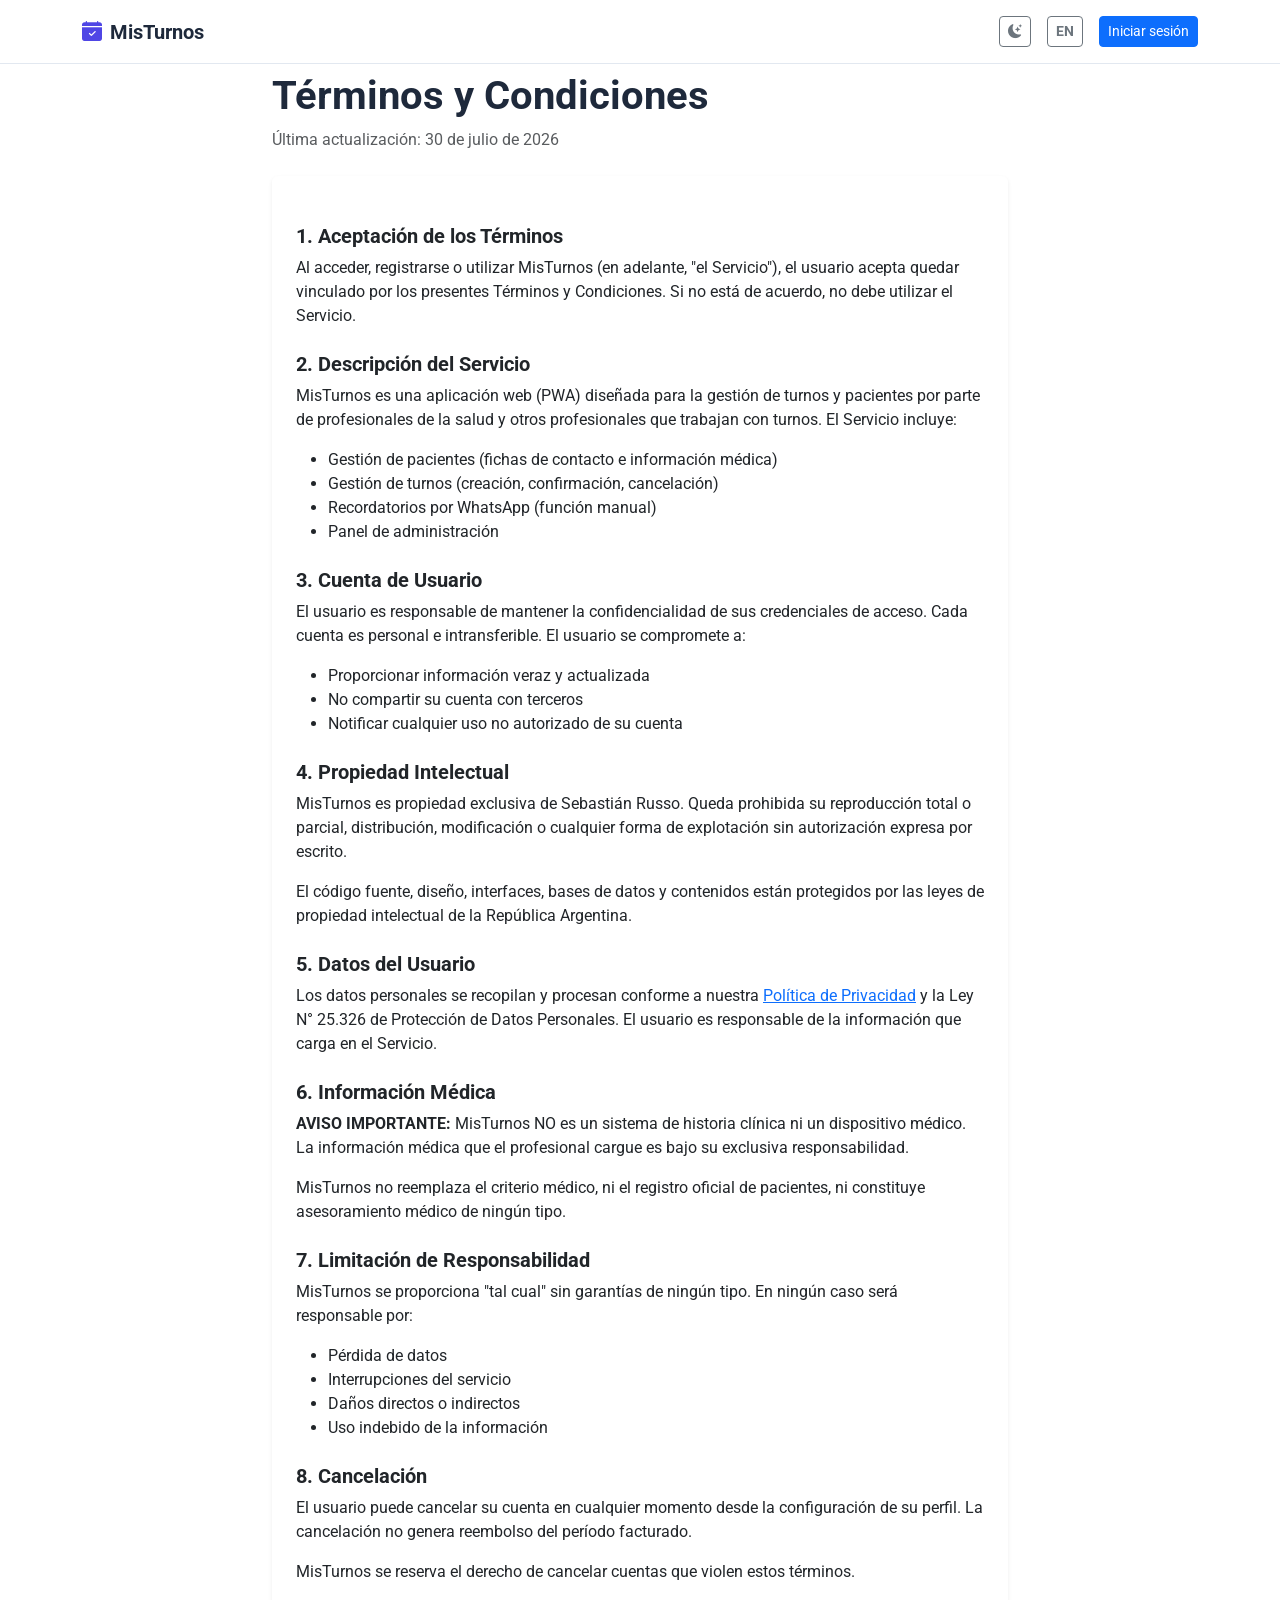
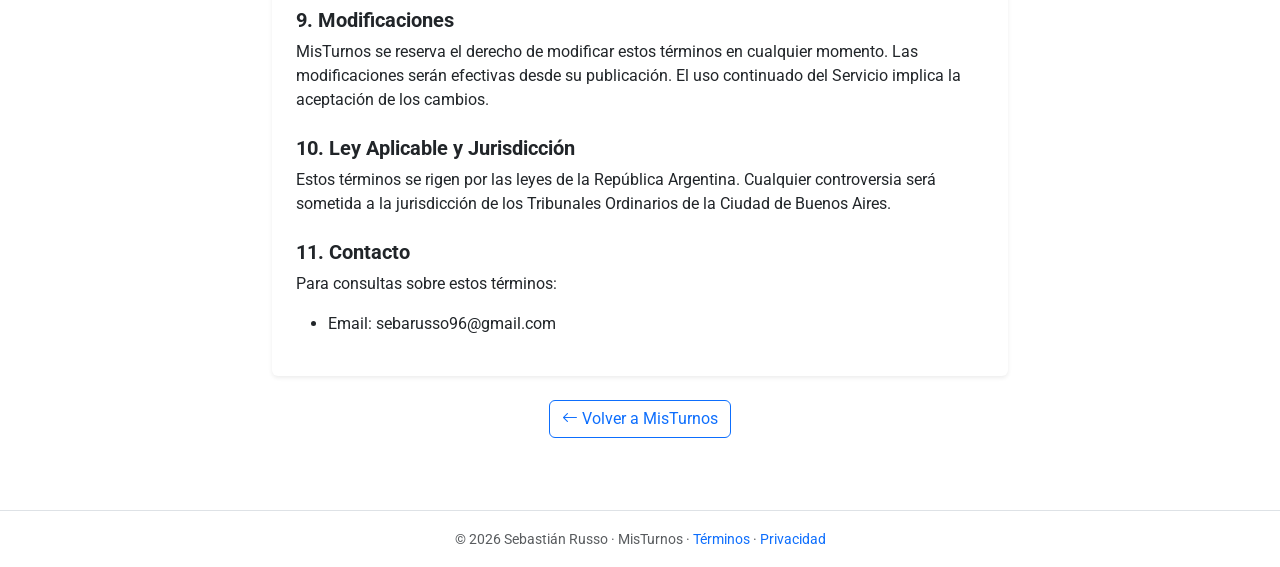
<file: terms.html>
<!DOCTYPE html>
<html lang="es" data-bs-theme="light">
<head>
    <meta charset="UTF-8">
    <meta name="viewport" content="width=device-width, initial-scale=1.0">
    <meta name="robots" content="noindex, nofollow">
    <title>Términos y Condiciones - MisTurnos</title>
    <link href="https://cdn.jsdelivr.net/npm/bootstrap@5.3.3/dist/css/bootstrap.min.css" rel="stylesheet">
    <link href="https://cdn.jsdelivr.net/npm/bootstrap-icons@1.11.3/font/bootstrap-icons.min.css" rel="stylesheet">
    <link href="https://fonts.googleapis.com/css2?family=Roboto:wght@400;500;700&display=swap" rel="stylesheet">
    <link href="css/landing.css" rel="stylesheet">
</head>
<body>
    <nav class="landing-nav">
        <div class="container d-flex justify-content-between align-items-center">
            <a href="landing.html" class="logo">
                <i class="bi bi-calendar-check-fill"></i>
                <span>MisTurnos</span>
            </a>
            <div class="d-flex align-items-center gap-3">
                <button class="btn btn-sm btn-outline-secondary" onclick="toggleTheme()"><i class="bi bi-moon-stars-fill"></i></button>
                <button class="btn btn-sm btn-outline-secondary fw-bold" id="langToggle" onclick="toggleLang()">EN</button>
                <a href="index.html" class="btn btn-sm btn-primary">Iniciar sesión</a>
            </div>
        </div>
    </nav>

    <div class="container py-5 mt-4">
        <div class="row justify-content-center">
            <div class="col-lg-8">

                <!-- ESPAÑOL -->
                <div id="lang-es">
                    <h1 class="fw-bold mb-2">Términos y Condiciones</h1>
                    <p class="text-muted mb-4">Última actualización: 30 de julio de 2026</p>
                    <div class="card border-0 shadow-sm">
                        <div class="card-body p-4">
                            <h5 class="fw-bold mt-4">1. Aceptación de los Términos</h5>
                            <p>Al acceder, registrarse o utilizar MisTurnos (en adelante, "el Servicio"), el usuario acepta quedar vinculado por los presentes Términos y Condiciones. Si no está de acuerdo, no debe utilizar el Servicio.</p>

                            <h5 class="fw-bold mt-4">2. Descripción del Servicio</h5>
                            <p>MisTurnos es una aplicación web (PWA) diseñada para la gestión de turnos y pacientes por parte de profesionales de la salud y otros profesionales que trabajan con turnos. El Servicio incluye:</p>
                            <ul>
                                <li>Gestión de pacientes (fichas de contacto e información médica)</li>
                                <li>Gestión de turnos (creación, confirmación, cancelación)</li>
                                <li>Recordatorios por WhatsApp (función manual)</li>
                                <li>Panel de administración</li>
                            </ul>

                            <h5 class="fw-bold mt-4">3. Cuenta de Usuario</h5>
                            <p>El usuario es responsable de mantener la confidencialidad de sus credenciales de acceso. Cada cuenta es personal e intransferible. El usuario se compromete a:</p>
                            <ul>
                                <li>Proporcionar información veraz y actualizada</li>
                                <li>No compartir su cuenta con terceros</li>
                                <li>Notificar cualquier uso no autorizado de su cuenta</li>
                            </ul>

                            <h5 class="fw-bold mt-4">4. Propiedad Intelectual</h5>
                            <p>MisTurnos es propiedad exclusiva de Sebastián Russo. Queda prohibida su reproducción total o parcial, distribución, modificación o cualquier forma de explotación sin autorización expresa por escrito.</p>
                            <p>El código fuente, diseño, interfaces, bases de datos y contenidos están protegidos por las leyes de propiedad intelectual de la República Argentina.</p>

                            <h5 class="fw-bold mt-4">5. Datos del Usuario</h5>
                            <p>Los datos personales se recopilan y procesan conforme a nuestra <a href="privacy.html">Política de Privacidad</a> y la Ley N° 25.326 de Protección de Datos Personales. El usuario es responsable de la información que carga en el Servicio.</p>

                            <h5 class="fw-bold mt-4">6. Información Médica</h5>
                            <p><strong>AVISO IMPORTANTE:</strong> MisTurnos NO es un sistema de historia clínica ni un dispositivo médico. La información médica que el profesional cargue es bajo su exclusiva responsabilidad.</p>
                            <p>MisTurnos no reemplaza el criterio médico, ni el registro oficial de pacientes, ni constituye asesoramiento médico de ningún tipo.</p>

                            <h5 class="fw-bold mt-4">7. Limitación de Responsabilidad</h5>
                            <p>MisTurnos se proporciona "tal cual" sin garantías de ningún tipo. En ningún caso será responsable por:</p>
                            <ul>
                                <li>Pérdida de datos</li>
                                <li>Interrupciones del servicio</li>
                                <li>Daños directos o indirectos</li>
                                <li>Uso indebido de la información</li>
                            </ul>

                            <h5 class="fw-bold mt-4">8. Cancelación</h5>
                            <p>El usuario puede cancelar su cuenta en cualquier momento desde la configuración de su perfil. La cancelación no genera reembolso del período facturado.</p>
                            <p>MisTurnos se reserva el derecho de cancelar cuentas que violen estos términos.</p>

                            <h5 class="fw-bold mt-4">9. Modificaciones</h5>
                            <p>MisTurnos se reserva el derecho de modificar estos términos en cualquier momento. Las modificaciones serán efectivas desde su publicación. El uso continuado del Servicio implica la aceptación de los cambios.</p>

                            <h5 class="fw-bold mt-4">10. Ley Aplicable y Jurisdicción</h5>
                            <p>Estos términos se rigen por las leyes de la República Argentina. Cualquier controversia será sometida a la jurisdicción de los Tribunales Ordinarios de la Ciudad de Buenos Aires.</p>

                            <h5 class="fw-bold mt-4">11. Contacto</h5>
                            <p>Para consultas sobre estos términos:</p>
                            <ul>
                                <li>Email: sebarusso96@gmail.com</li>
                            </ul>
                        </div>
                    </div>
                </div>

                <!-- ENGLISH -->
                <div id="lang-en" class="d-none">
                    <h1 class="fw-bold mb-2">Terms and Conditions</h1>
                    <p class="text-muted mb-4">Last updated: July 30, 2026</p>
                    <div class="card border-0 shadow-sm">
                        <div class="card-body p-4">
                            <h5 class="fw-bold mt-4">1. Acceptance of Terms</h5>
                            <p>By accessing, registering or using MisTurnos (hereinafter, "the Service"), the user agrees to be bound by these Terms and Conditions. If you do not agree, you must not use the Service.</p>

                            <h5 class="fw-bold mt-4">2. Description of the Service</h5>
                            <p>MisTurnos is a web application (PWA) designed for appointment and patient management by healthcare professionals and other professionals who work with appointments. The Service includes:</p>
                            <ul>
                                <li>Patient management (contact files and medical information)</li>
                                <li>Appointment management (creation, confirmation, cancellation)</li>
                                <li>WhatsApp reminders (manual function)</li>
                                <li>Administration panel</li>
                            </ul>

                            <h5 class="fw-bold mt-4">3. User Account</h5>
                            <p>The user is responsible for maintaining the confidentiality of their login credentials. Each account is personal and non-transferable. The user agrees to:</p>
                            <ul>
                                <li>Provide truthful and updated information</li>
                                <li>Not share their account with third parties</li>
                                <li>Notify any unauthorized use of their account</li>
                            </ul>

                            <h5 class="fw-bold mt-4">4. Intellectual Property</h5>
                            <p>MisTurnos is the exclusive property of Sebastián Russo. Total or partial reproduction, distribution, modification or any form of exploitation without express written authorization is prohibited.</p>
                            <p>The source code, design, interfaces, databases and contents are protected by the intellectual property laws of the Argentine Republic.</p>

                            <h5 class="fw-bold mt-4">5. User Data</h5>
                            <p>Personal data is collected and processed in accordance with our <a href="privacy.html">Privacy Policy</a> and Law No. 25.326 on Personal Data Protection. The user is responsible for the information they upload to the Service.</p>

                            <h5 class="fw-bold mt-4">6. Medical Information</h5>
                            <p><strong>IMPORTANT NOTICE:</strong> MisTurnos is NOT a medical history system or a medical device. The medical information that the professional uploads is under their sole responsibility.</p>
                            <p>MisTurnos does not replace medical criteria, nor official patient records, nor constitutes medical advice of any kind.</p>

                            <h5 class="fw-bold mt-4">7. Limitation of Liability</h5>
                            <p>MisTurnos is provided "as is" without warranties of any kind. In no event shall it be liable for:</p>
                            <ul>
                                <li>Data loss</li>
                                <li>Service interruptions</li>
                                <li>Direct or indirect damages</li>
                                <li>Misuse of information</li>
                            </ul>

                            <h5 class="fw-bold mt-4">8. Cancellation</h5>
                            <p>The user may cancel their account at any time from their profile settings. Cancellation does not generate a refund for the billed period.</p>
                            <p>MisTurnos reserves the right to cancel accounts that violate these terms.</p>

                            <h5 class="fw-bold mt-4">9. Modifications</h5>
                            <p>MisTurnos reserves the right to modify these terms at any time. Modifications will be effective from the date of publication. Continued use of the Service implies acceptance of the changes.</p>

                            <h5 class="fw-bold mt-4">10. Applicable Law and Jurisdiction</h5>
                            <p>These terms are governed by the laws of the Argentine Republic. Any dispute shall be submitted to the jurisdiction of the Ordinary Courts of the City of Buenos Aires.</p>

                            <h5 class="fw-bold mt-4">11. Contact</h5>
                            <p>For inquiries about these terms:</p>
                            <ul>
                                <li>Email: sebarusso96@gmail.com</li>
                            </ul>
                        </div>
                    </div>
                </div>

                <div class="text-center mt-4">
                    <a href="index.html" class="btn btn-outline-primary">
                        <i class="bi bi-arrow-left me-1"></i><span id="backText">Volver a MisTurnos</span>
                    </a>
                </div>
            </div>
        </div>
    </div>

    <footer class="text-center text-muted py-3 mt-4 border-top">
        <small>© 2026 Sebastián Russo · MisTurnos · 
            <a href="terms.html" class="text-decoration-none">Términos</a> · 
            <a href="privacy.html" class="text-decoration-none">Privacidad</a>
        </small>
    </footer>

    <script>
        const esTexts = { back: 'Volver a MisTurnos', login: 'Iniciar sesión' };
        const enTexts = { back: 'Back to MisTurnos', login: 'Log in' };

        function getLang() { return localStorage.getItem('lang') || 'es'; }

        function applyLang() {
            const lang = getLang();
            document.getElementById('lang-es').classList.toggle('d-none', lang !== 'es');
            document.getElementById('lang-en').classList.toggle('d-none', lang !== 'en');
            document.getElementById('langToggle').textContent = lang === 'es' ? 'EN' : 'ES';
            document.getElementById('backText').textContent = lang === 'es' ? esTexts.back : enTexts.back;
            document.documentElement.lang = lang;
        }

        function toggleLang() {
            localStorage.setItem('lang', getLang() === 'es' ? 'en' : 'es');
            applyLang();
        }

        function toggleTheme() {
            const html = document.documentElement;
            const next = html.getAttribute('data-bs-theme') === 'dark' ? 'light' : 'dark';
            html.setAttribute('data-bs-theme', next);
            localStorage.setItem('theme', next);
        }

        (function() {
            const saved = localStorage.getItem('theme');
            if (saved) document.documentElement.setAttribute('data-bs-theme', saved);
            applyLang();
        })();
    </script>
</body>
</html>
</file>
<file: css/landing.css>
/*
 * MisTurnos - © 2026 Sebastián Russo
 * Todos los derechos reservados.
 *
 * LANDING.CSS - Estilos del landing page
 */

:root {
    --primary: #4f46e5;
    --primary-hover: #4338ca;
    --primary-light: #e0e7ff;
    --bg-body: #ffffff;
    --bg-section-alt: #f8fafc;
    --text-primary: #1e293b;
    --text-secondary: #64748b;
    --border-color: #e2e8f0;
}

html[data-bs-theme="dark"] {
    --primary: #6366f1;
    --primary-hover: #818cf8;
    --primary-light: #312e81;
    --bg-body: #0f172a;
    --bg-section-alt: #1e293b;
    --text-primary: #f1f5f9;
    --text-secondary: #94a3b8;
    --border-color: #334155;
}

body {
    background: var(--bg-body);
    color: var(--text-primary);
    font-family: 'Roboto', sans-serif;
    margin: 0;
}

/* ===================== NAVBAR ===================== */
.landing-nav {
    position: fixed;
    top: 0;
    left: 0;
    right: 0;
    z-index: 100;
    padding: 1rem 0;
    background: color-mix(in srgb, var(--bg-body) 80%, transparent);
    backdrop-filter: blur(12px);
    border-bottom: 1px solid var(--border-color);
}

.logo {
    font-size: 1.25rem;
    font-weight: 700;
    color: var(--text-primary);
    text-decoration: none;
    display: flex;
    align-items: center;
    gap: 0.5rem;
}

.logo i {
    color: var(--primary);
}

/* ===================== HERO ===================== */
.hero {
    padding: 8rem 0 4rem;
    text-align: center;
}

.hero-badge {
    display: inline-block;
    padding: 0.4rem 1rem;
    border-radius: 999px;
    background: var(--primary-light);
    color: var(--primary);
    font-size: 0.85rem;
    font-weight: 600;
    margin-bottom: 1.5rem;
}

.hero h1 {
    font-size: clamp(2.5rem, 6vw, 4.5rem);
    font-weight: 800;
    line-height: 1.1;
    margin-bottom: 1.5rem;
    letter-spacing: -0.02em;
}

.text-gradient {
    background: linear-gradient(135deg, var(--primary), #a855f7);
    -webkit-background-clip: text;
    -webkit-text-fill-color: transparent;
    background-clip: text;
}

.hero-subtitle {
    font-size: 1.2rem;
    color: var(--text-secondary);
    max-width: 500px;
    margin: 0 auto 2rem;
    line-height: 1.6;
}

.hero-actions {
    display: flex;
    gap: 1rem;
    justify-content: center;
    flex-wrap: wrap;
    margin-bottom: 2rem;
}

.hero-proof {
    font-size: 0.9rem;
    color: var(--text-secondary);
    display: flex;
    align-items: center;
    justify-content: center;
    gap: 0.5rem;
}

.proof-dot {
    width: 8px;
    height: 8px;
    border-radius: 50%;
    background: #22c55e;
    display: inline-block;
}

/* ===================== SECTIONS ===================== */
.section-header {
    text-align: center;
    margin-bottom: 3rem;
}

.section-header h2 {
    font-size: 2rem;
    font-weight: 700;
    margin-bottom: 0.5rem;
}

.section-header p {
    color: var(--text-secondary);
    font-size: 1.1rem;
}

/* ===================== STEPS ===================== */
.how-it-works {
    padding: 5rem 0;
    background: var(--bg-section-alt);
}

.steps-grid {
    display: grid;
    grid-template-columns: repeat(auto-fit, minmax(250px, 1fr));
    gap: 2rem;
    max-width: 900px;
    margin: 0 auto;
}

.step-card {
    text-align: center;
    padding: 2rem 1.5rem;
}

.step-number {
    width: 48px;
    height: 48px;
    border-radius: 50%;
    background: var(--primary);
    color: white;
    font-size: 1.25rem;
    font-weight: 700;
    display: flex;
    align-items: center;
    justify-content: center;
    margin: 0 auto 1rem;
}

.step-card h3 {
    font-size: 1.15rem;
    font-weight: 600;
    margin-bottom: 0.5rem;
}

.step-card p {
    color: var(--text-secondary);
    font-size: 0.95rem;
    line-height: 1.5;
}

/* ===================== FEATURES ===================== */
.features {
    padding: 5rem 0;
}

.features-grid {
    display: grid;
    grid-template-columns: repeat(auto-fit, minmax(280px, 1fr));
    gap: 1.5rem;
    max-width: 900px;
    margin: 0 auto;
}

.feature-card {
    padding: 1.5rem;
    border-radius: 12px;
    border: 1px solid var(--border-color);
    transition: all 0.2s ease;
}

.feature-card:hover {
    border-color: var(--primary);
    box-shadow: 0 4px 20px color-mix(in srgb, var(--primary) 15%, transparent);
}

.feature-icon {
    width: 40px;
    height: 40px;
    border-radius: 10px;
    background: var(--primary-light);
    color: var(--primary);
    display: flex;
    align-items: center;
    justify-content: center;
    font-size: 1.1rem;
    margin-bottom: 1rem;
}

.feature-card h4 {
    font-size: 1rem;
    font-weight: 600;
    margin-bottom: 0.4rem;
}

.feature-card p {
    color: var(--text-secondary);
    font-size: 0.9rem;
    line-height: 1.5;
    margin: 0;
}

/* ===================== PRICING ===================== */
.pricing {
    padding: 5rem 0;
    background: var(--bg-section-alt);
}

.pricing-grid {
    display: grid;
    grid-template-columns: repeat(auto-fit, minmax(260px, 1fr));
    gap: 1.5rem;
    max-width: 950px;
    margin: 0 auto;
    align-items: start;
}

.price-card {
    background: var(--bg-body);
    border: 1px solid var(--border-color);
    border-radius: 16px;
    padding: 2rem;
    text-align: center;
    position: relative;
    transition: all 0.2s ease;
}

.price-card:hover {
    transform: translateY(-4px);
    box-shadow: 0 12px 40px rgba(0,0,0,0.1);
}

.price-card--popular {
    border-color: var(--primary);
    box-shadow: 0 4px 24px color-mix(in srgb, var(--primary) 20%, transparent);
}

.price-popular-badge {
    position: absolute;
    top: -12px;
    left: 50%;
    transform: translateX(-50%);
    background: var(--primary);
    color: white;
    padding: 0.3rem 1rem;
    border-radius: 999px;
    font-size: 0.8rem;
    font-weight: 600;
    white-space: nowrap;
}

.price-name {
    font-size: 1.1rem;
    font-weight: 600;
    margin-bottom: 0.5rem;
}

.price-amount {
    font-size: 2.5rem;
    font-weight: 800;
    color: var(--primary);
    line-height: 1;
}

.price-amount span {
    font-size: 1rem;
    font-weight: 400;
    color: var(--text-secondary);
}

.price-usd {
    font-size: 0.85rem;
    color: var(--text-secondary);
    margin-bottom: 1.5rem;
}

.price-features {
    list-style: none;
    padding: 0;
    margin: 0 0 1.5rem;
    text-align: left;
}

.price-features li {
    padding: 0.4rem 0;
    font-size: 0.9rem;
    color: var(--text-secondary);
    display: flex;
    align-items: center;
    gap: 0.5rem;
}

.price-features li i {
    color: #22c55e;
    font-size: 0.85rem;
}

/* ===================== CTA ===================== */
.cta {
    padding: 5rem 0;
}

.cta h2 {
    font-size: 2rem;
    font-weight: 700;
    margin-bottom: 0.5rem;
}

.cta-subtitle {
    color: var(--text-secondary);
    font-size: 1.1rem;
    margin-bottom: 2rem;
}

/* ===================== FOOTER ===================== */
.landing-footer {
    padding: 2rem 0;
    border-top: 1px solid var(--border-color);
}

.footer-brand {
    font-weight: 600;
    color: var(--text-primary);
    display: flex;
    align-items: center;
    gap: 0.4rem;
}

.footer-brand i {
    color: var(--primary);
}

.footer-links {
    display: flex;
    gap: 1.5rem;
}

.footer-links a {
    color: var(--text-secondary);
    text-decoration: none;
    font-size: 0.9rem;
    transition: color 0.2s;
}

.footer-links a:hover {
    color: var(--primary);
}

.footer-copy {
    color: var(--text-secondary);
    font-size: 0.85rem;
}

/* ===================== RESPONSIVE ===================== */
@media (max-width: 768px) {
    .hero {
        padding: 6rem 0 3rem;
    }

    .hero h1 {
        font-size: 2.2rem;
    }

    .hero-subtitle {
        font-size: 1rem;
    }

    .steps-grid,
    .features-grid,
    .pricing-grid {
        grid-template-columns: 1fr;
        max-width: 400px;
    }

    .landing-footer .d-flex {
        flex-direction: column;
        text-align: center;
    }
}
</file>
